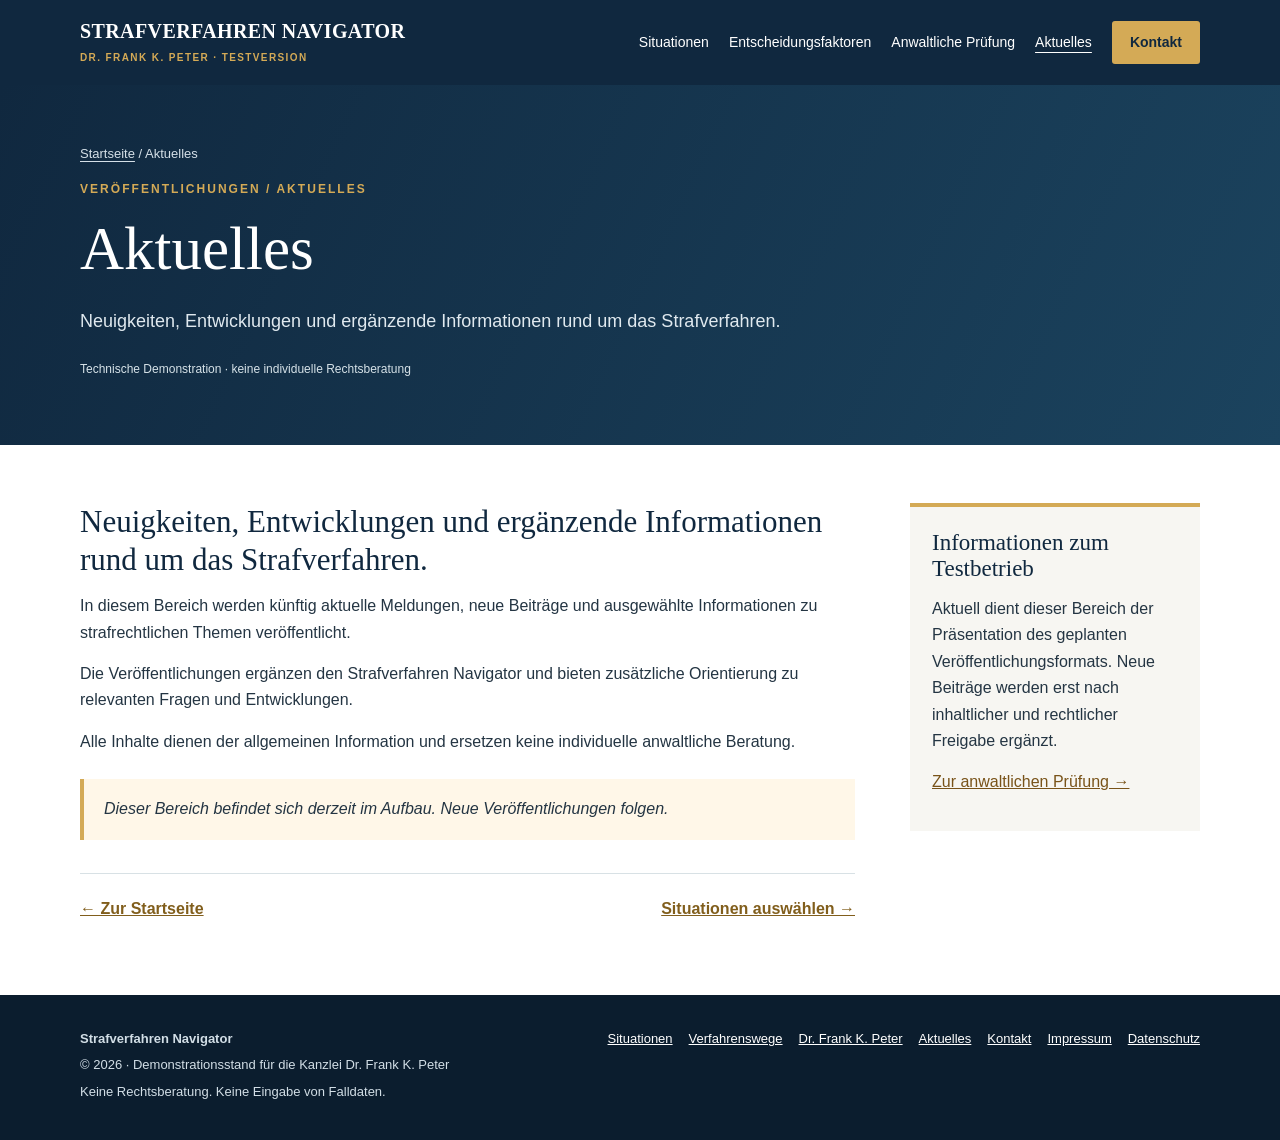
<file: aktuelles/index.html>
<!doctype html>
<html lang="de"><head><meta charset="utf-8"><meta name="viewport" content="width=device-width,initial-scale=1">
<meta name="robots" content="noindex,nofollow,noarchive,nosnippet,noimageindex">
<meta name="googlebot" content="noindex,nofollow,noarchive,nosnippet,noimageindex"><meta name="bingbot" content="noindex,nofollow,noarchive,nosnippet,noimageindex">
<meta name="theme-color" content="#10283f"><meta name="description" content="Aktuelle Meldungen, neue Beiträge und ausgewählte Informationen zum Strafverfahren – Vorschau und Testversion.">
<title>Aktuelles | Strafverfahren Navigator · Testversion</title>
<link rel="stylesheet" href="../assets/styles.css">
</head><body><a class="skip" href="#inhalt">Zum Inhalt springen</a>
<header class="top"><div class="wrap navwrap">
<a href="../" class="brand">STRAFVERFAHREN NAVIGATOR<small>DR. FRANK K. PETER · TESTVERSION</small></a>
<nav class="navlinks" aria-label="Hauptnavigation"><a href="../situationen/">Situationen</a><a href="../entscheidungsfaktoren/">Entscheidungsfaktoren</a><a href="../anwaltliche-pruefung/">Anwaltliche Prüfung</a><a href="../aktuelles/" aria-current="page">Aktuelles</a><a href="../kontakt/" class="nav-contact">Kontakt</a></nav>
</div></header>
<main id="inhalt"><section class="hero compact"><div class="wrap"><div class="crumbs"><a href="../">Startseite</a> / Aktuelles</div><div class="eyebrow">VERÖFFENTLICHUNGEN / AKTUELLES</div>
<h1>Aktuelles</h1><p>Neuigkeiten, Entwicklungen und ergänzende Informationen rund um das Strafverfahren.</p>

<span class="demo">Technische Demonstration · keine individuelle Rechtsberatung</span></div></section>
<div class="wrap content"><article class="maincopy">
<h2>Neuigkeiten, Entwicklungen und ergänzende Informationen rund um das Strafverfahren.</h2>
<p>In diesem Bereich werden künftig aktuelle Meldungen, neue Beiträge und ausgewählte Informationen zu strafrechtlichen Themen veröffentlicht.</p>
<p>Die Veröffentlichungen ergänzen den Strafverfahren Navigator und bieten zusätzliche Orientierung zu relevanten Fragen und Entwicklungen.</p>
<p>Alle Inhalte dienen der allgemeinen Information und ersetzen keine individuelle anwaltliche Beratung.</p>
<div class="notice"><em>Dieser Bereich befindet sich derzeit im Aufbau. Neue Veröffentlichungen folgen.</em></div>
<div class="endnav"><a href="../">← Zur Startseite</a><a href="../situationen/">Situationen auswählen →</a></div>
</article><aside class="side"><h2>Informationen zum Testbetrieb</h2>
<p>Aktuell dient dieser Bereich der Präsentation des geplanten Veröffentlichungsformats. Neue Beiträge werden erst nach inhaltlicher und rechtlicher Freigabe ergänzt.</p>
<a href="../anwaltliche-pruefung/">Zur anwaltlichen Prüfung →</a></aside></div>
</main>
<footer class="footer"><div class="wrap"><div><strong>Strafverfahren Navigator</strong><p>© 2026 · Demonstrationsstand für die Kanzlei Dr. Frank K. Peter</p><p>Keine Rechtsberatung. Keine Eingabe von Falldaten.</p></div><nav aria-label="Footer"><a href="../situationen/">Situationen</a><a href="../verfahrenswege/">Verfahrenswege</a><a href="../dr-frank-k-peter/">Dr. Frank K. Peter</a><a href="../aktuelles/">Aktuelles</a><a href="../kontakt/">Kontakt</a><a href="../impressum/">Impressum</a><a href="../datenschutz/">Datenschutz</a></nav></div></footer>
</body></html>
</file>
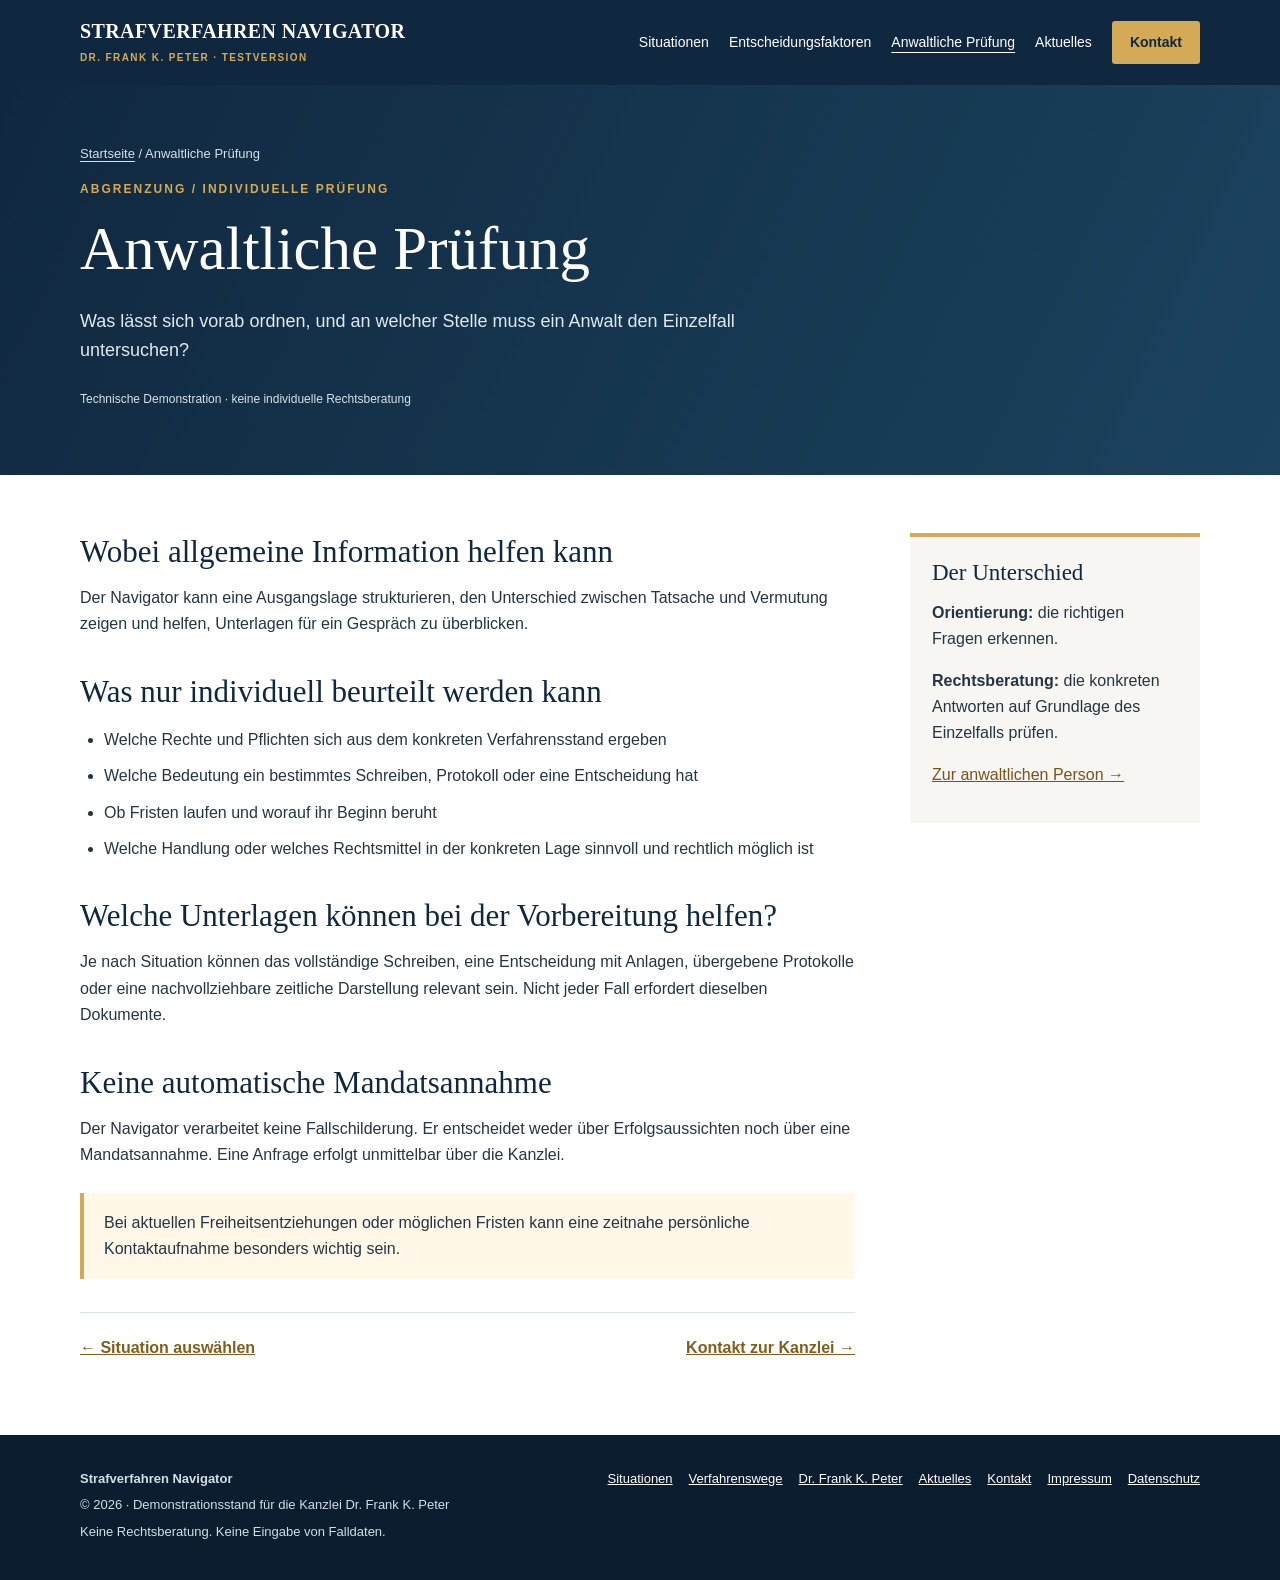
<file: anwaltliche-pruefung/index.html>
<!doctype html>
<html lang="de"><head><meta charset="utf-8"><meta name="viewport" content="width=device-width,initial-scale=1">
<meta name="robots" content="noindex,nofollow,noarchive,nosnippet,noimageindex">
<meta name="googlebot" content="noindex,nofollow,noarchive,nosnippet,noimageindex"><meta name="bingbot" content="noindex,nofollow,noarchive,nosnippet,noimageindex">
<meta name="theme-color" content="#10283f"><meta name="description" content="Was lässt sich vorab ordnen, und an welcher Stelle muss ein Anwalt den Einzelfall untersuchen?">
<title>Anwaltliche Prüfung | Strafverfahren Navigator · Testversion</title>
<link rel="stylesheet" href="../assets/styles.css">
</head><body><a class="skip" href="#inhalt">Zum Inhalt springen</a>
<header class="top"><div class="wrap navwrap">
<a href="../" class="brand">STRAFVERFAHREN NAVIGATOR<small>DR. FRANK K. PETER · TESTVERSION</small></a>
<nav class="navlinks" aria-label="Hauptnavigation"><a href="../situationen/">Situationen</a><a href="../entscheidungsfaktoren/">Entscheidungsfaktoren</a><a href="../anwaltliche-pruefung/" aria-current="page">Anwaltliche Prüfung</a><a href="../aktuelles/">Aktuelles</a><a href="../kontakt/" class="nav-contact">Kontakt</a></nav>
</div></header>
<main id="inhalt"><section class="hero compact"><div class="wrap"><div class="crumbs"><a href="../">Startseite</a> / Anwaltliche Prüfung</div><div class="eyebrow">ABGRENZUNG / INDIVIDUELLE PRÜFUNG</div>
<h1>Anwaltliche Prüfung</h1><p>Was lässt sich vorab ordnen, und an welcher Stelle muss ein Anwalt den Einzelfall untersuchen?</p>

<span class="demo">Technische Demonstration · keine individuelle Rechtsberatung</span></div></section>
<div class="wrap content"><article class="maincopy">
<h2>Wobei allgemeine Information helfen kann</h2><p>Der Navigator kann eine Ausgangslage strukturieren, den Unterschied zwischen Tatsache und Vermutung zeigen und helfen, Unterlagen für ein Gespräch zu überblicken.</p>
<h2>Was nur individuell beurteilt werden kann</h2><ul><li>Welche Rechte und Pflichten sich aus dem konkreten Verfahrensstand ergeben</li><li>Welche Bedeutung ein bestimmtes Schreiben, Protokoll oder eine Entscheidung hat</li><li>Ob Fristen laufen und worauf ihr Beginn beruht</li><li>Welche Handlung oder welches Rechtsmittel in der konkreten Lage sinnvoll und rechtlich möglich ist</li></ul>
<h2>Welche Unterlagen können bei der Vorbereitung helfen?</h2><p>Je nach Situation können das vollständige Schreiben, eine Entscheidung mit Anlagen, übergebene Protokolle oder eine nachvollziehbare zeitliche Darstellung relevant sein. Nicht jeder Fall erfordert dieselben Dokumente.</p>
<h2>Keine automatische Mandatsannahme</h2><p>Der Navigator verarbeitet keine Fallschilderung. Er entscheidet weder über Erfolgsaussichten noch über eine Mandatsannahme. Eine Anfrage erfolgt unmittelbar über die Kanzlei.</p>
<div class="notice">Bei aktuellen Freiheitsentziehungen oder möglichen Fristen kann eine zeitnahe persönliche Kontaktaufnahme besonders wichtig sein.</div>
<div class="endnav"><a href="../situationen/">← Situation auswählen</a><a href="../kontakt/">Kontakt zur Kanzlei →</a></div>
</article><aside class="side"><h2>Der Unterschied</h2><p><strong>Orientierung:</strong> die richtigen Fragen erkennen.</p><p><strong>Rechtsberatung:</strong> die konkreten Antworten auf Grundlage des Einzelfalls prüfen.</p><a href="../dr-frank-k-peter/">Zur anwaltlichen Person →</a></aside></div>
</main>
<footer class="footer"><div class="wrap"><div><strong>Strafverfahren Navigator</strong><p>© 2026 · Demonstrationsstand für die Kanzlei Dr. Frank K. Peter</p><p>Keine Rechtsberatung. Keine Eingabe von Falldaten.</p></div><nav aria-label="Footer"><a href="../situationen/">Situationen</a><a href="../verfahrenswege/">Verfahrenswege</a><a href="../dr-frank-k-peter/">Dr. Frank K. Peter</a><a href="../aktuelles/">Aktuelles</a><a href="../kontakt/">Kontakt</a><a href="../impressum/">Impressum</a><a href="../datenschutz/">Datenschutz</a></nav></div></footer>
</body></html>
</file>
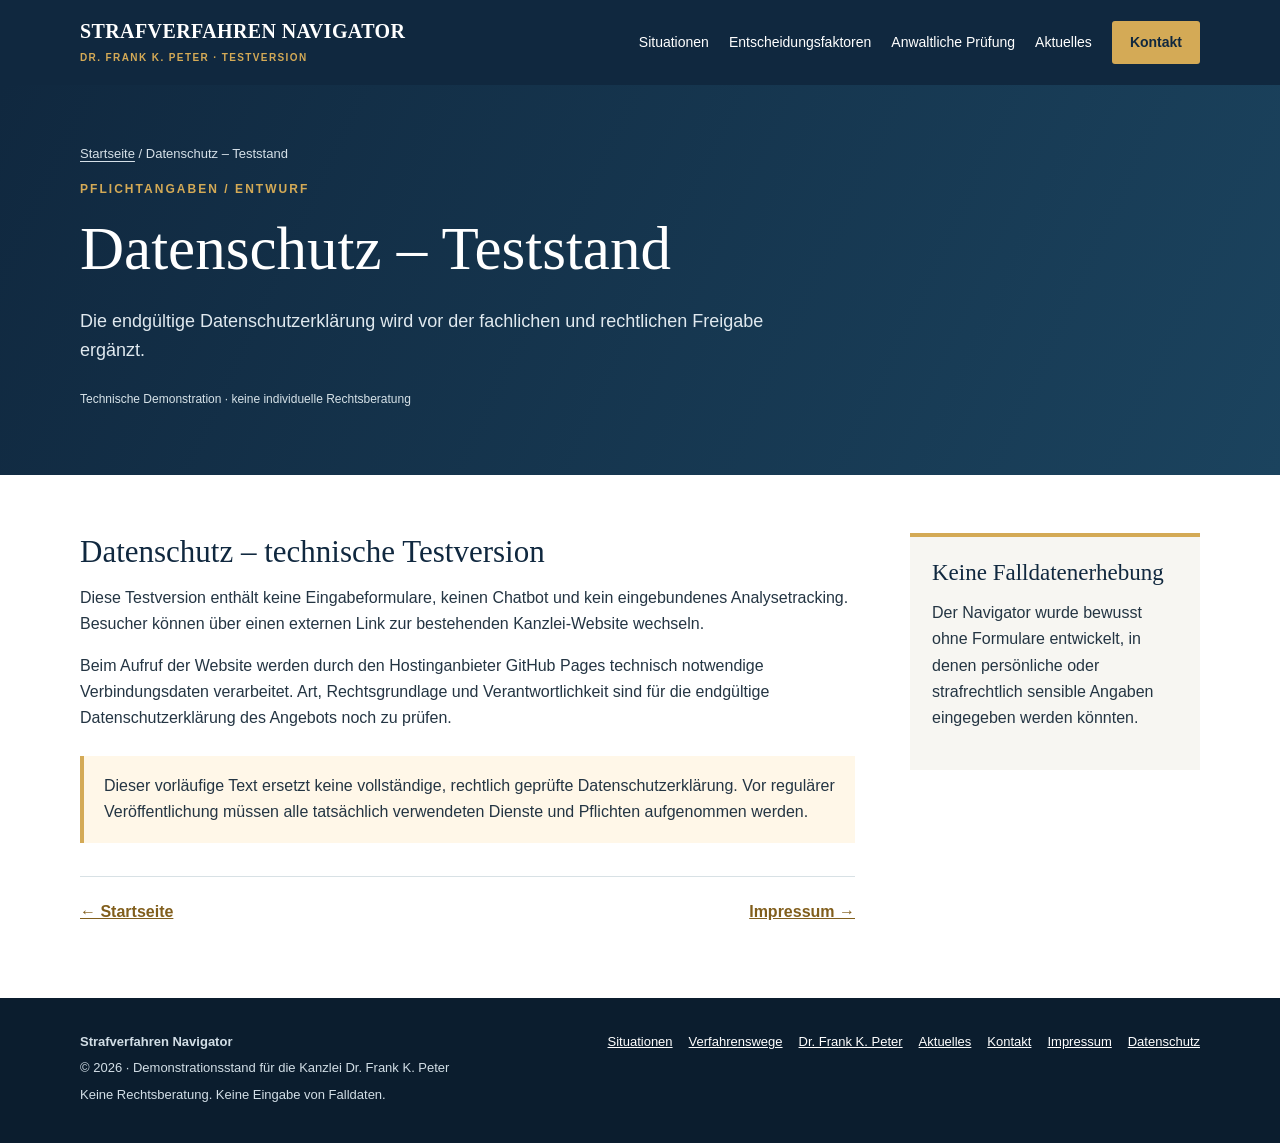
<file: datenschutz/index.html>
<!doctype html>
<html lang="de"><head><meta charset="utf-8"><meta name="viewport" content="width=device-width,initial-scale=1">
<meta name="robots" content="noindex,nofollow,noarchive,nosnippet,noimageindex">
<meta name="googlebot" content="noindex,nofollow,noarchive,nosnippet,noimageindex"><meta name="bingbot" content="noindex,nofollow,noarchive,nosnippet,noimageindex">
<meta name="theme-color" content="#10283f"><meta name="description" content="Die endgültige Datenschutzerklärung wird vor der fachlichen und rechtlichen Freigabe ergänzt.">
<title>Datenschutz – Teststand | Strafverfahren Navigator · Testversion</title>
<link rel="stylesheet" href="../assets/styles.css">
</head><body><a class="skip" href="#inhalt">Zum Inhalt springen</a>
<header class="top"><div class="wrap navwrap">
<a href="../" class="brand">STRAFVERFAHREN NAVIGATOR<small>DR. FRANK K. PETER · TESTVERSION</small></a>
<nav class="navlinks" aria-label="Hauptnavigation"><a href="../situationen/">Situationen</a><a href="../entscheidungsfaktoren/">Entscheidungsfaktoren</a><a href="../anwaltliche-pruefung/">Anwaltliche Prüfung</a><a href="../aktuelles/">Aktuelles</a><a href="../kontakt/" class="nav-contact">Kontakt</a></nav>
</div></header>
<main id="inhalt"><section class="hero compact"><div class="wrap"><div class="crumbs"><a href="../">Startseite</a> / Datenschutz – Teststand</div><div class="eyebrow">PFLICHTANGABEN / ENTWURF</div>
<h1>Datenschutz – Teststand</h1><p>Die endgültige Datenschutzerklärung wird vor der fachlichen und rechtlichen Freigabe ergänzt.</p>

<span class="demo">Technische Demonstration · keine individuelle Rechtsberatung</span></div></section>
<div class="wrap content"><article class="maincopy"><h2>Datenschutz – technische Testversion</h2><p>Diese Testversion enthält keine Eingabeformulare, keinen Chatbot und kein eingebundenes Analysetracking. Besucher können über einen externen Link zur bestehenden Kanzlei-Website wechseln.</p>
<p>Beim Aufruf der Website werden durch den Hostinganbieter GitHub Pages technisch notwendige Verbindungsdaten verarbeitet. Art, Rechtsgrundlage und Verantwortlichkeit sind für die endgültige Datenschutzerklärung des Angebots noch zu prüfen.</p>
<div class="notice">Dieser vorläufige Text ersetzt keine vollständige, rechtlich geprüfte Datenschutzerklärung. Vor regulärer Veröffentlichung müssen alle tatsächlich verwendeten Dienste und Pflichten aufgenommen werden.</div>
<div class="endnav"><a href="../">← Startseite</a><a href="../impressum/">Impressum →</a></div>
</article><aside class="side"><h2>Keine Falldatenerhebung</h2><p>Der Navigator wurde bewusst ohne Formulare entwickelt, in denen persönliche oder strafrechtlich sensible Angaben eingegeben werden könnten.</p></aside></div>
</main>
<footer class="footer"><div class="wrap"><div><strong>Strafverfahren Navigator</strong><p>© 2026 · Demonstrationsstand für die Kanzlei Dr. Frank K. Peter</p><p>Keine Rechtsberatung. Keine Eingabe von Falldaten.</p></div><nav aria-label="Footer"><a href="../situationen/">Situationen</a><a href="../verfahrenswege/">Verfahrenswege</a><a href="../dr-frank-k-peter/">Dr. Frank K. Peter</a><a href="../aktuelles/">Aktuelles</a><a href="../kontakt/">Kontakt</a><a href="../impressum/">Impressum</a><a href="../datenschutz/">Datenschutz</a></nav></div></footer>
</body></html>
</file>
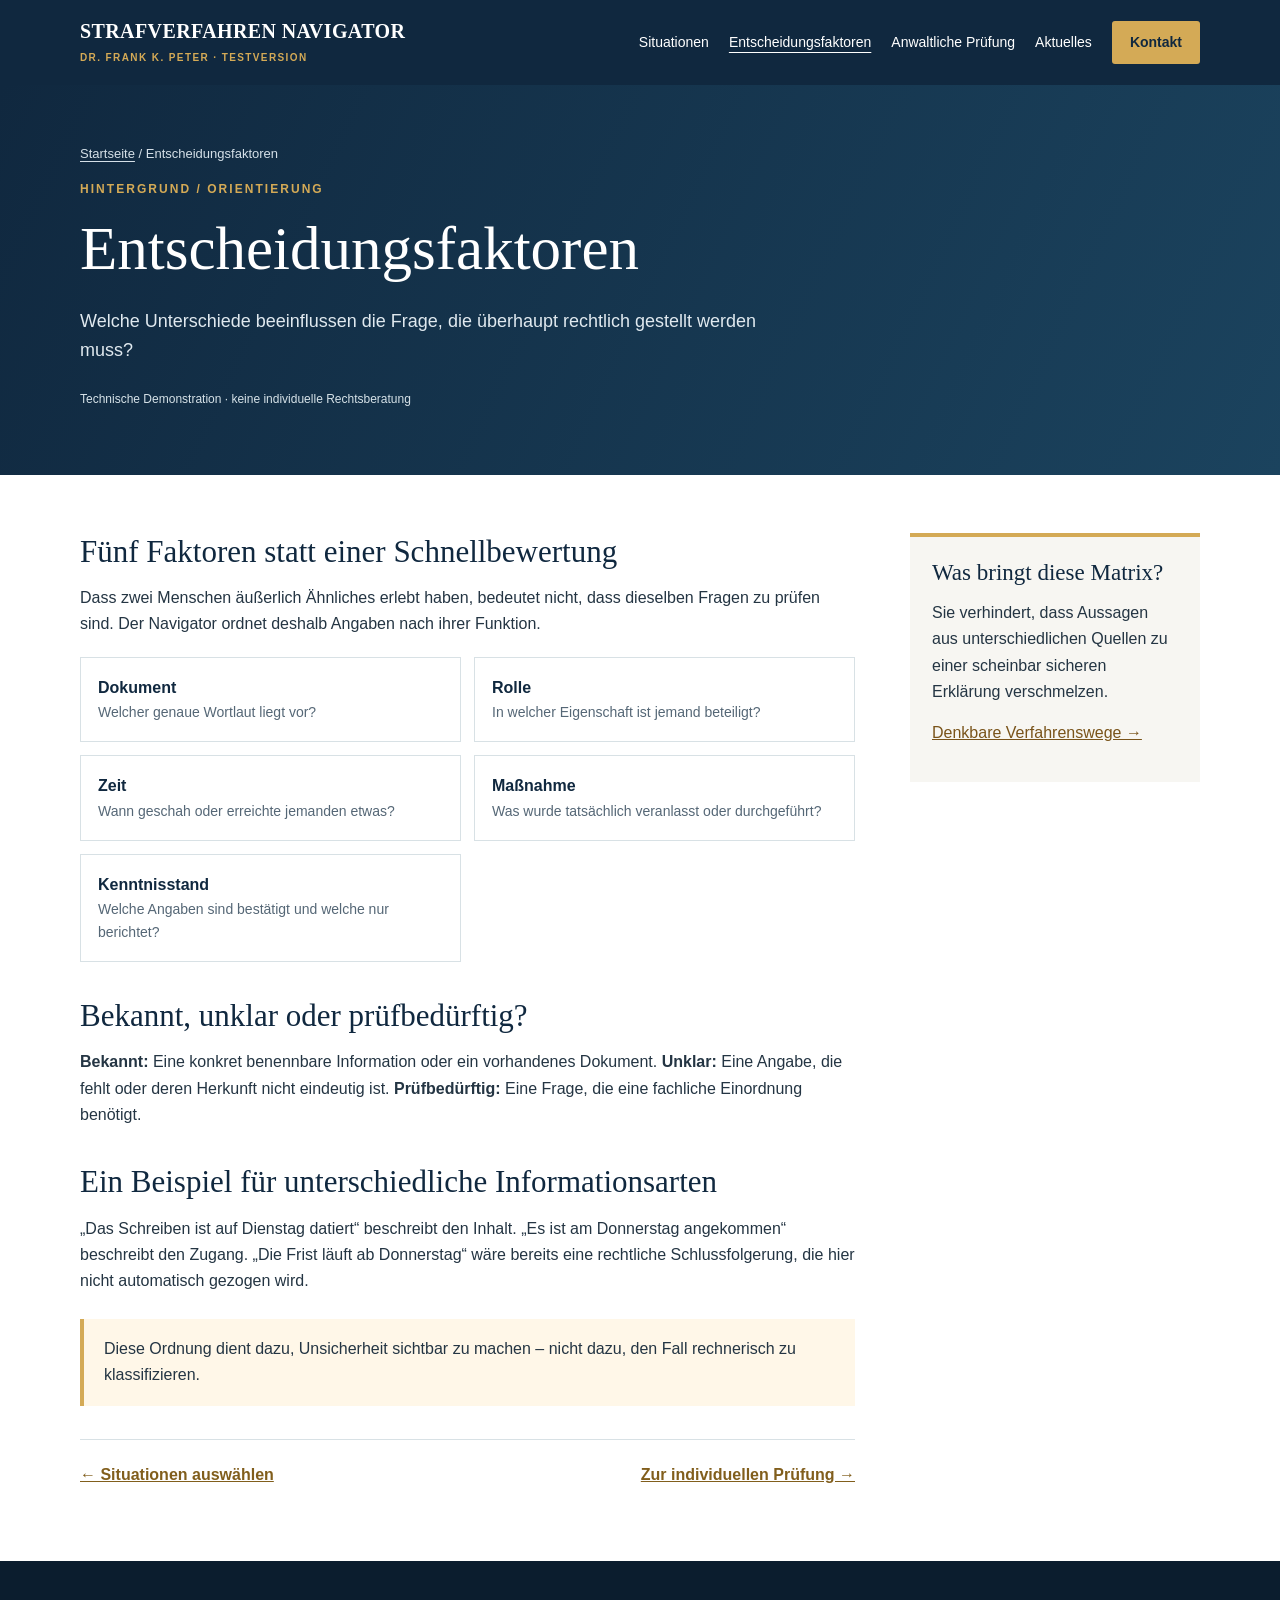
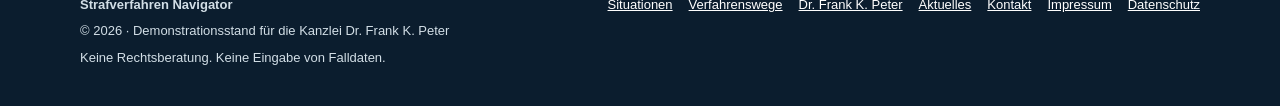
<file: entscheidungsfaktoren/index.html>
<!doctype html>
<html lang="de"><head><meta charset="utf-8"><meta name="viewport" content="width=device-width,initial-scale=1">
<meta name="robots" content="noindex,nofollow,noarchive,nosnippet,noimageindex">
<meta name="googlebot" content="noindex,nofollow,noarchive,nosnippet,noimageindex"><meta name="bingbot" content="noindex,nofollow,noarchive,nosnippet,noimageindex">
<meta name="theme-color" content="#10283f"><meta name="description" content="Welche Unterschiede beeinflussen die Frage, die überhaupt rechtlich gestellt werden muss?">
<title>Entscheidungsfaktoren | Strafverfahren Navigator · Testversion</title>
<link rel="stylesheet" href="../assets/styles.css">
</head><body><a class="skip" href="#inhalt">Zum Inhalt springen</a>
<header class="top"><div class="wrap navwrap">
<a href="../" class="brand">STRAFVERFAHREN NAVIGATOR<small>DR. FRANK K. PETER · TESTVERSION</small></a>
<nav class="navlinks" aria-label="Hauptnavigation"><a href="../situationen/">Situationen</a><a href="../entscheidungsfaktoren/" aria-current="page">Entscheidungsfaktoren</a><a href="../anwaltliche-pruefung/">Anwaltliche Prüfung</a><a href="../aktuelles/">Aktuelles</a><a href="../kontakt/" class="nav-contact">Kontakt</a></nav>
</div></header>
<main id="inhalt"><section class="hero compact"><div class="wrap"><div class="crumbs"><a href="../">Startseite</a> / Entscheidungsfaktoren</div><div class="eyebrow">HINTERGRUND / ORIENTIERUNG</div>
<h1>Entscheidungsfaktoren</h1><p>Welche Unterschiede beeinflussen die Frage, die überhaupt rechtlich gestellt werden muss?</p>

<span class="demo">Technische Demonstration · keine individuelle Rechtsberatung</span></div></section>
<div class="wrap content"><article class="maincopy">
<h2>Fünf Faktoren statt einer Schnellbewertung</h2><p>Dass zwei Menschen äußerlich Ähnliches erlebt haben, bedeutet nicht, dass dieselben Fragen zu prüfen sind. Der Navigator ordnet deshalb Angaben nach ihrer Funktion.</p>
<div class="facts"><div class="fact"><b>Dokument</b><span>Welcher genaue Wortlaut liegt vor?</span></div><div class="fact"><b>Rolle</b><span>In welcher Eigenschaft ist jemand beteiligt?</span></div><div class="fact"><b>Zeit</b><span>Wann geschah oder erreichte jemanden etwas?</span></div><div class="fact"><b>Maßnahme</b><span>Was wurde tatsächlich veranlasst oder durchgeführt?</span></div><div class="fact"><b>Kenntnisstand</b><span>Welche Angaben sind bestätigt und welche nur berichtet?</span></div></div>
<h2>Bekannt, unklar oder prüfbedürftig?</h2><p><strong>Bekannt:</strong> Eine konkret benennbare Information oder ein vorhandenes Dokument. <strong>Unklar:</strong> Eine Angabe, die fehlt oder deren Herkunft nicht eindeutig ist. <strong>Prüfbedürftig:</strong> Eine Frage, die eine fachliche Einordnung benötigt.</p>
<h2>Ein Beispiel für unterschiedliche Informationsarten</h2><p>„Das Schreiben ist auf Dienstag datiert“ beschreibt den Inhalt. „Es ist am Donnerstag angekommen“ beschreibt den Zugang. „Die Frist läuft ab Donnerstag“ wäre bereits eine rechtliche Schlussfolgerung, die hier nicht automatisch gezogen wird.</p>
<div class="notice">Diese Ordnung dient dazu, Unsicherheit sichtbar zu machen – nicht dazu, den Fall rechnerisch zu klassifizieren.</div>
<div class="endnav"><a href="../situationen/">← Situationen auswählen</a><a href="../anwaltliche-pruefung/">Zur individuellen Prüfung →</a></div>
</article><aside class="side"><h2>Was bringt diese Matrix?</h2><p>Sie verhindert, dass Aussagen aus unterschiedlichen Quellen zu einer scheinbar sicheren Erklärung verschmelzen.</p><a href="../verfahrenswege/">Denkbare Verfahrenswege →</a></aside></div>
</main>
<footer class="footer"><div class="wrap"><div><strong>Strafverfahren Navigator</strong><p>© 2026 · Demonstrationsstand für die Kanzlei Dr. Frank K. Peter</p><p>Keine Rechtsberatung. Keine Eingabe von Falldaten.</p></div><nav aria-label="Footer"><a href="../situationen/">Situationen</a><a href="../verfahrenswege/">Verfahrenswege</a><a href="../dr-frank-k-peter/">Dr. Frank K. Peter</a><a href="../aktuelles/">Aktuelles</a><a href="../kontakt/">Kontakt</a><a href="../impressum/">Impressum</a><a href="../datenschutz/">Datenschutz</a></nav></div></footer>
</body></html>
</file>
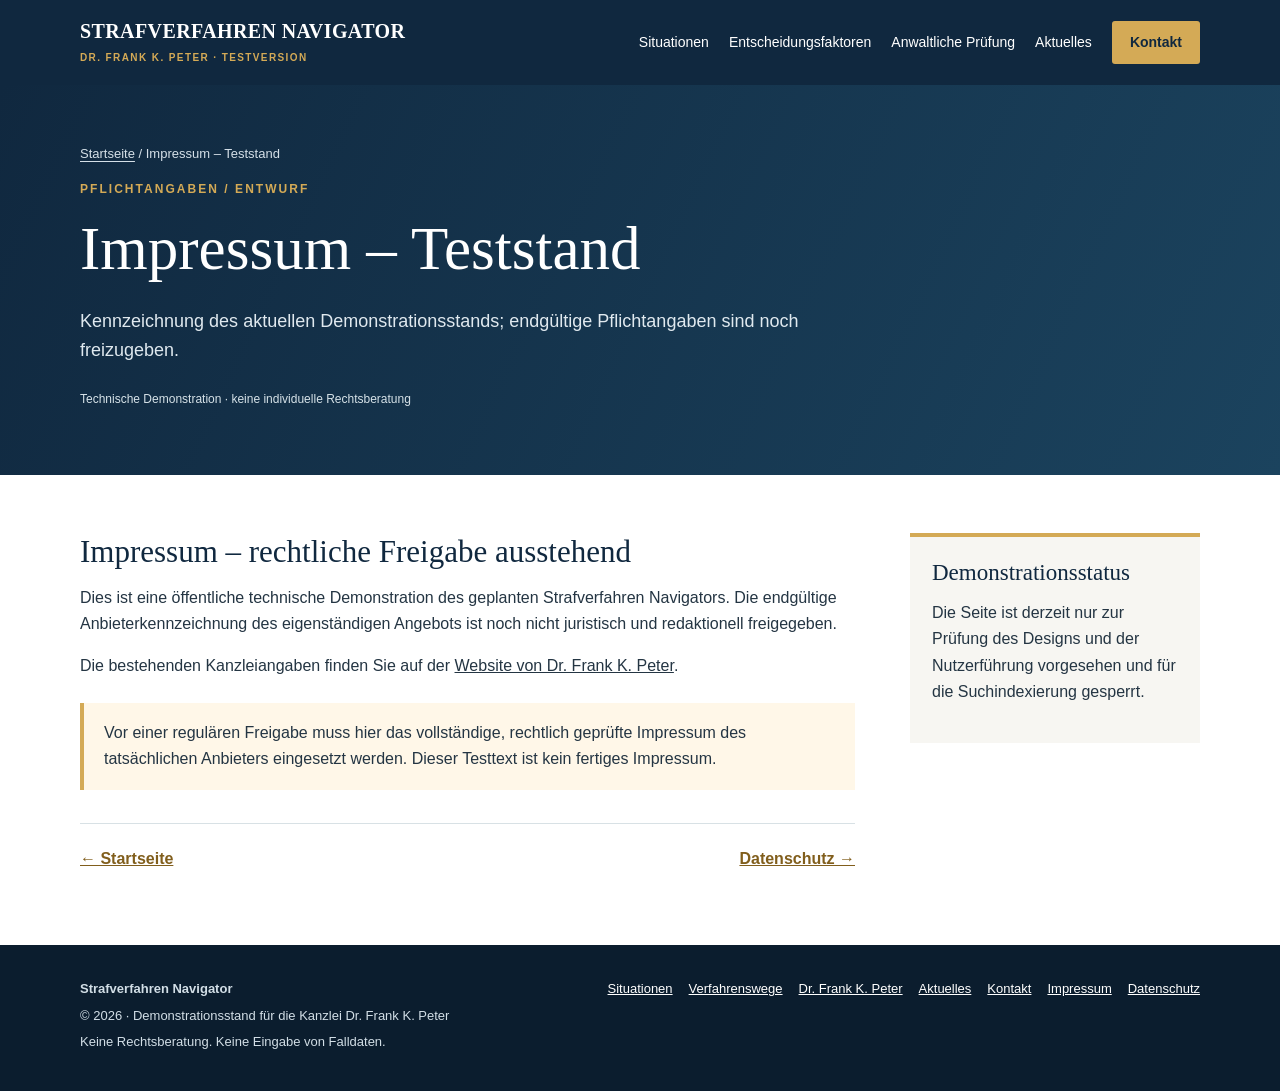
<file: impressum/index.html>
<!doctype html>
<html lang="de"><head><meta charset="utf-8"><meta name="viewport" content="width=device-width,initial-scale=1">
<meta name="robots" content="noindex,nofollow,noarchive,nosnippet,noimageindex">
<meta name="googlebot" content="noindex,nofollow,noarchive,nosnippet,noimageindex"><meta name="bingbot" content="noindex,nofollow,noarchive,nosnippet,noimageindex">
<meta name="theme-color" content="#10283f"><meta name="description" content="Kennzeichnung des aktuellen Demonstrationsstands; endgültige Pflichtangaben sind noch freizugeben.">
<title>Impressum – Teststand | Strafverfahren Navigator · Testversion</title>
<link rel="stylesheet" href="../assets/styles.css">
</head><body><a class="skip" href="#inhalt">Zum Inhalt springen</a>
<header class="top"><div class="wrap navwrap">
<a href="../" class="brand">STRAFVERFAHREN NAVIGATOR<small>DR. FRANK K. PETER · TESTVERSION</small></a>
<nav class="navlinks" aria-label="Hauptnavigation"><a href="../situationen/">Situationen</a><a href="../entscheidungsfaktoren/">Entscheidungsfaktoren</a><a href="../anwaltliche-pruefung/">Anwaltliche Prüfung</a><a href="../aktuelles/">Aktuelles</a><a href="../kontakt/" class="nav-contact">Kontakt</a></nav>
</div></header>
<main id="inhalt"><section class="hero compact"><div class="wrap"><div class="crumbs"><a href="../">Startseite</a> / Impressum – Teststand</div><div class="eyebrow">PFLICHTANGABEN / ENTWURF</div>
<h1>Impressum – Teststand</h1><p>Kennzeichnung des aktuellen Demonstrationsstands; endgültige Pflichtangaben sind noch freizugeben.</p>

<span class="demo">Technische Demonstration · keine individuelle Rechtsberatung</span></div></section>
<div class="wrap content"><article class="maincopy"><h2>Impressum – rechtliche Freigabe ausstehend</h2><p>Dies ist eine öffentliche technische Demonstration des geplanten Strafverfahren Navigators. Die endgültige Anbieterkennzeichnung des eigenständigen Angebots ist noch nicht juristisch und redaktionell freigegeben.</p>
<p>Die bestehenden Kanzleiangaben finden Sie auf der <a href="https://www.strafrecht-dr-peter.de/" rel="noopener noreferrer">Website von Dr. Frank K. Peter</a>.</p>
<div class="notice">Vor einer regulären Freigabe muss hier das vollständige, rechtlich geprüfte Impressum des tatsächlichen Anbieters eingesetzt werden. Dieser Testtext ist kein fertiges Impressum.</div>
<div class="endnav"><a href="../">← Startseite</a><a href="../datenschutz/">Datenschutz →</a></div>
</article><aside class="side"><h2>Demonstrationsstatus</h2><p>Die Seite ist derzeit nur zur Prüfung des Designs und der Nutzerführung vorgesehen und für die Suchindexierung gesperrt.</p></aside></div>
</main>
<footer class="footer"><div class="wrap"><div><strong>Strafverfahren Navigator</strong><p>© 2026 · Demonstrationsstand für die Kanzlei Dr. Frank K. Peter</p><p>Keine Rechtsberatung. Keine Eingabe von Falldaten.</p></div><nav aria-label="Footer"><a href="../situationen/">Situationen</a><a href="../verfahrenswege/">Verfahrenswege</a><a href="../dr-frank-k-peter/">Dr. Frank K. Peter</a><a href="../aktuelles/">Aktuelles</a><a href="../kontakt/">Kontakt</a><a href="../impressum/">Impressum</a><a href="../datenschutz/">Datenschutz</a></nav></div></footer>
</body></html>
</file>
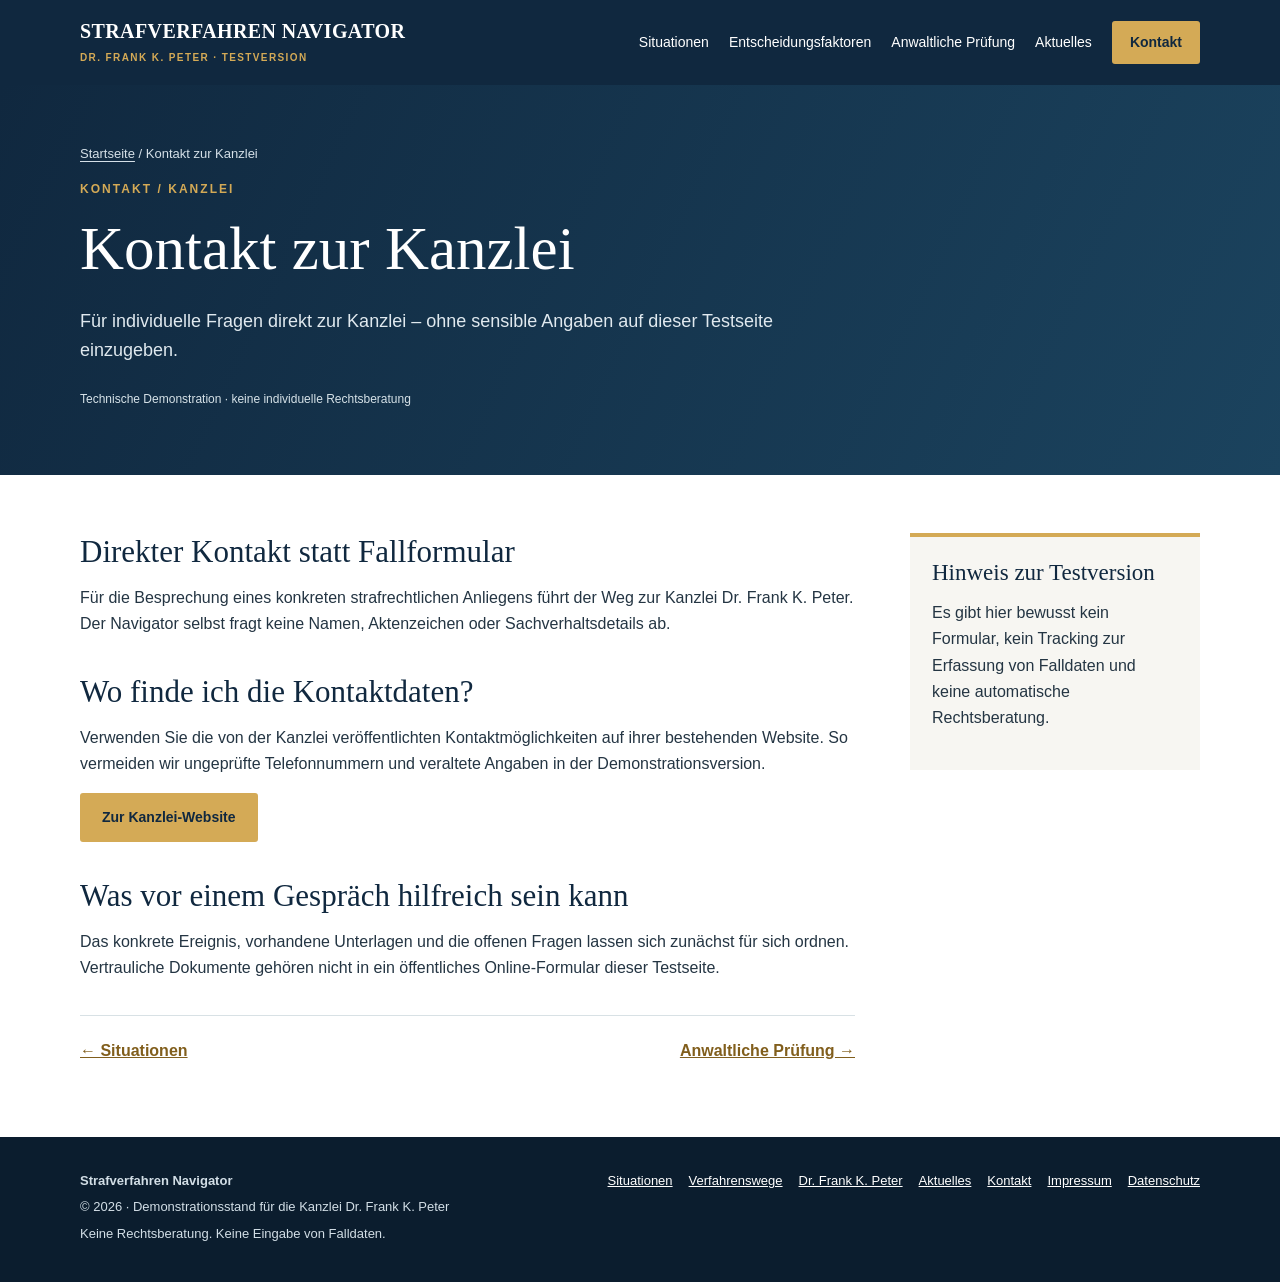
<file: kontakt/index.html>
<!doctype html>
<html lang="de"><head><meta charset="utf-8"><meta name="viewport" content="width=device-width,initial-scale=1">
<meta name="robots" content="noindex,nofollow,noarchive,nosnippet,noimageindex">
<meta name="googlebot" content="noindex,nofollow,noarchive,nosnippet,noimageindex"><meta name="bingbot" content="noindex,nofollow,noarchive,nosnippet,noimageindex">
<meta name="theme-color" content="#10283f"><meta name="description" content="Für individuelle Fragen direkt zur Kanzlei – ohne sensible Angaben auf dieser Testseite einzugeben.">
<title>Kontakt zur Kanzlei | Strafverfahren Navigator · Testversion</title>
<link rel="stylesheet" href="../assets/styles.css">
</head><body><a class="skip" href="#inhalt">Zum Inhalt springen</a>
<header class="top"><div class="wrap navwrap">
<a href="../" class="brand">STRAFVERFAHREN NAVIGATOR<small>DR. FRANK K. PETER · TESTVERSION</small></a>
<nav class="navlinks" aria-label="Hauptnavigation"><a href="../situationen/">Situationen</a><a href="../entscheidungsfaktoren/">Entscheidungsfaktoren</a><a href="../anwaltliche-pruefung/">Anwaltliche Prüfung</a><a href="../aktuelles/">Aktuelles</a><a href="../kontakt/" class="nav-contact">Kontakt</a></nav>
</div></header>
<main id="inhalt"><section class="hero compact"><div class="wrap"><div class="crumbs"><a href="../">Startseite</a> / Kontakt zur Kanzlei</div><div class="eyebrow">KONTAKT / KANZLEI</div>
<h1>Kontakt zur Kanzlei</h1><p>Für individuelle Fragen direkt zur Kanzlei – ohne sensible Angaben auf dieser Testseite einzugeben.</p>

<span class="demo">Technische Demonstration · keine individuelle Rechtsberatung</span></div></section>
<div class="wrap content"><article class="maincopy">
<h2>Direkter Kontakt statt Fallformular</h2><p>Für die Besprechung eines konkreten strafrechtlichen Anliegens führt der Weg zur Kanzlei Dr. Frank K. Peter. Der Navigator selbst fragt keine Namen, Aktenzeichen oder Sachverhaltsdetails ab.</p>
<h2>Wo finde ich die Kontaktdaten?</h2><p>Verwenden Sie die von der Kanzlei veröffentlichten Kontaktmöglichkeiten auf ihrer bestehenden Website. So vermeiden wir ungeprüfte Telefonnummern und veraltete Angaben in der Demonstrationsversion.</p>
<p><a class="button" href="https://www.strafrecht-dr-peter.de/" rel="noopener noreferrer">Zur Kanzlei-Website</a></p>
<h2>Was vor einem Gespräch hilfreich sein kann</h2><p>Das konkrete Ereignis, vorhandene Unterlagen und die offenen Fragen lassen sich zunächst für sich ordnen. Vertrauliche Dokumente gehören nicht in ein öffentliches Online-Formular dieser Testseite.</p>
<div class="endnav"><a href="../situationen/">← Situationen</a><a href="../anwaltliche-pruefung/">Anwaltliche Prüfung →</a></div>
</article><aside class="side"><h2>Hinweis zur Testversion</h2><p>Es gibt hier bewusst kein Formular, kein Tracking zur Erfassung von Falldaten und keine automatische Rechtsberatung.</p></aside></div>
</main>
<footer class="footer"><div class="wrap"><div><strong>Strafverfahren Navigator</strong><p>© 2026 · Demonstrationsstand für die Kanzlei Dr. Frank K. Peter</p><p>Keine Rechtsberatung. Keine Eingabe von Falldaten.</p></div><nav aria-label="Footer"><a href="../situationen/">Situationen</a><a href="../verfahrenswege/">Verfahrenswege</a><a href="../dr-frank-k-peter/">Dr. Frank K. Peter</a><a href="../aktuelles/">Aktuelles</a><a href="../kontakt/">Kontakt</a><a href="../impressum/">Impressum</a><a href="../datenschutz/">Datenschutz</a></nav></div></footer>
</body></html>
</file>
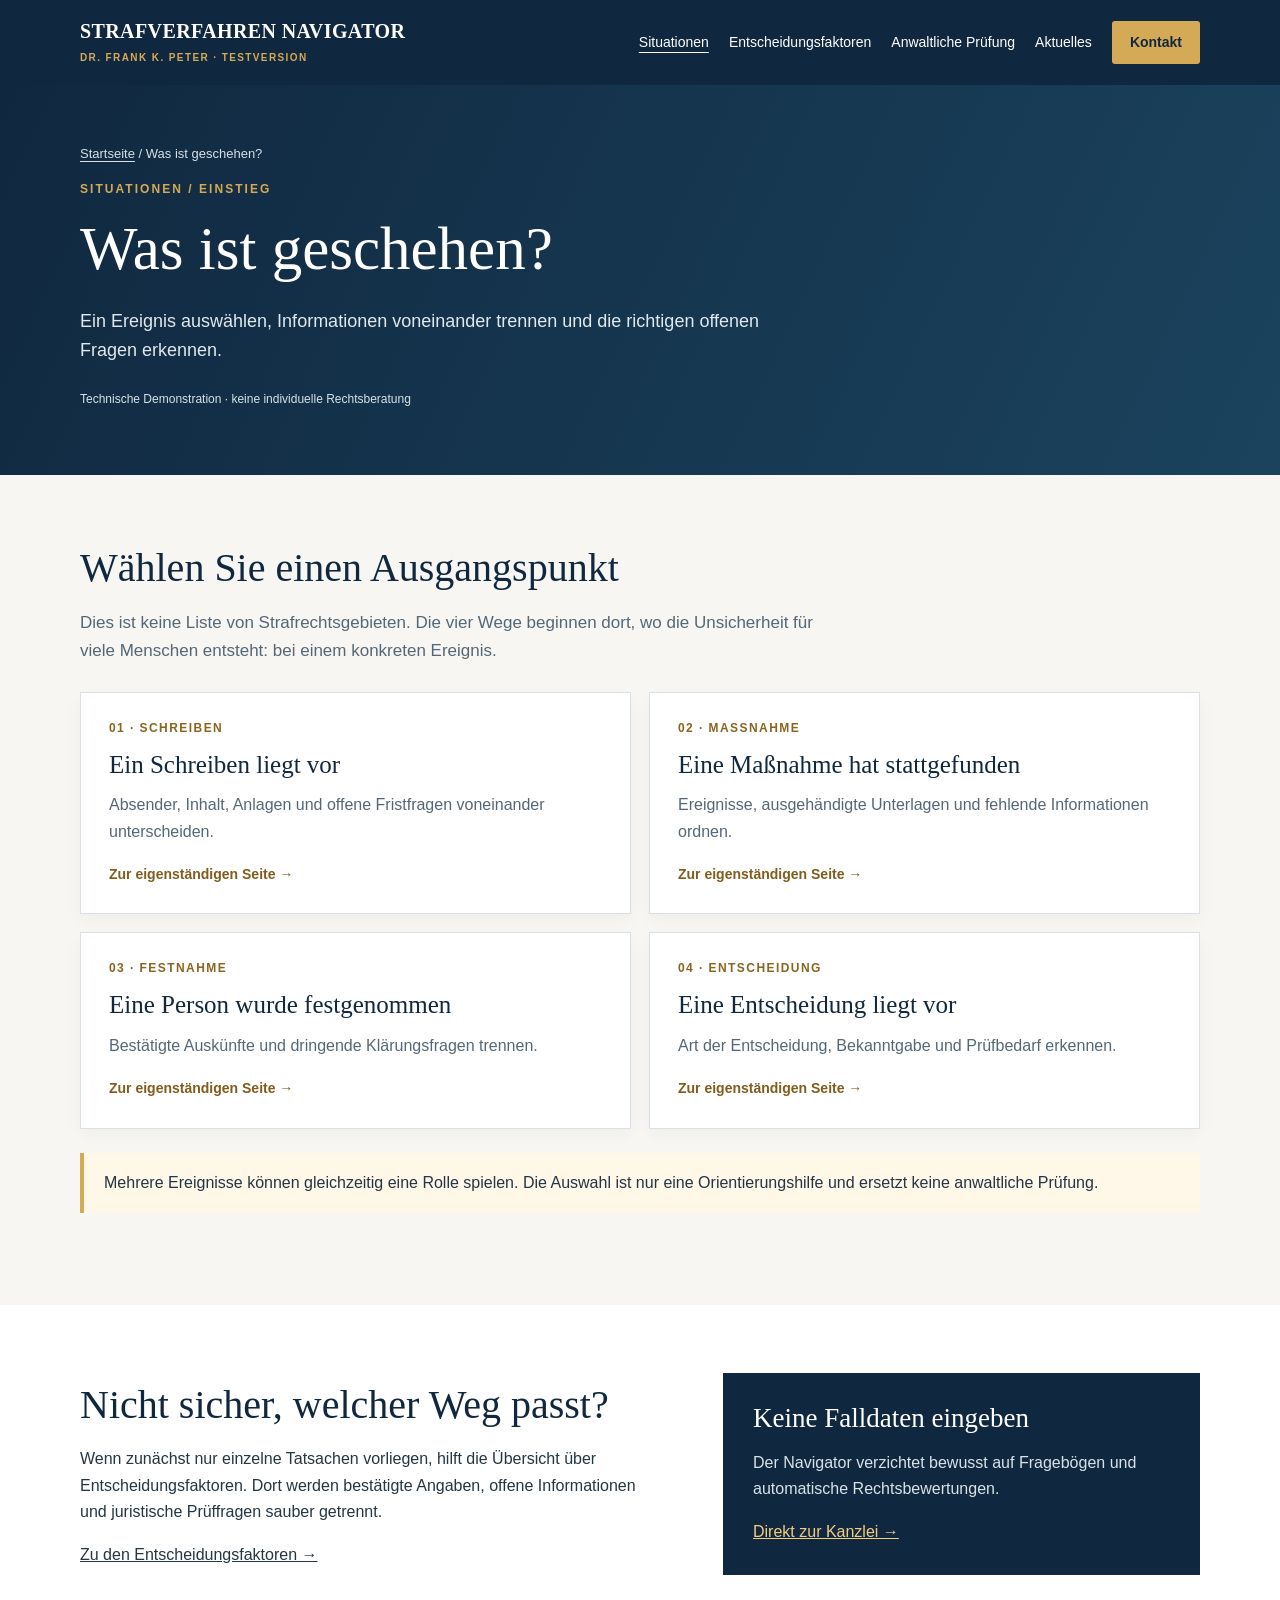
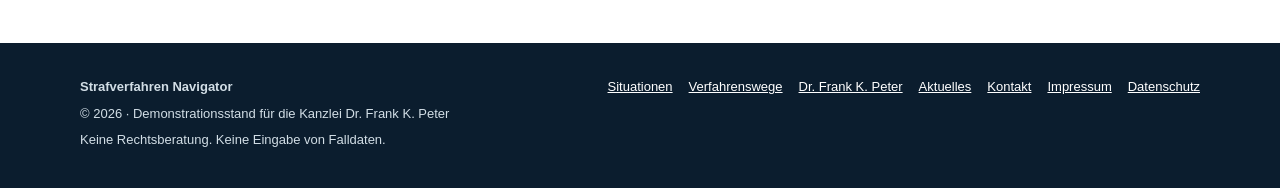
<file: situationen/index.html>
<!doctype html>
<html lang="de"><head><meta charset="utf-8"><meta name="viewport" content="width=device-width,initial-scale=1">
<meta name="robots" content="noindex,nofollow,noarchive,nosnippet,noimageindex">
<meta name="googlebot" content="noindex,nofollow,noarchive,nosnippet,noimageindex"><meta name="bingbot" content="noindex,nofollow,noarchive,nosnippet,noimageindex">
<meta name="theme-color" content="#10283f"><meta name="description" content="Ein Ereignis auswählen, Informationen voneinander trennen und die richtigen offenen Fragen erkennen.">
<title>Was ist geschehen? | Strafverfahren Navigator · Testversion</title>
<link rel="stylesheet" href="../assets/styles.css">
</head><body><a class="skip" href="#inhalt">Zum Inhalt springen</a>
<header class="top"><div class="wrap navwrap">
<a href="../" class="brand">STRAFVERFAHREN NAVIGATOR<small>DR. FRANK K. PETER · TESTVERSION</small></a>
<nav class="navlinks" aria-label="Hauptnavigation"><a href="../situationen/" aria-current="page">Situationen</a><a href="../entscheidungsfaktoren/">Entscheidungsfaktoren</a><a href="../anwaltliche-pruefung/">Anwaltliche Prüfung</a><a href="../aktuelles/">Aktuelles</a><a href="../kontakt/" class="nav-contact">Kontakt</a></nav>
</div></header>
<main id="inhalt"><section class="hero compact"><div class="wrap"><div class="crumbs"><a href="../">Startseite</a> / Was ist geschehen?</div><div class="eyebrow">SITUATIONEN / EINSTIEG</div>
<h1>Was ist geschehen?</h1><p>Ein Ereignis auswählen, Informationen voneinander trennen und die richtigen offenen Fragen erkennen.</p>

<span class="demo">Technische Demonstration · keine individuelle Rechtsberatung</span></div></section>
<section class="section alt"><div class="wrap"><h2>Wählen Sie einen Ausgangspunkt</h2><p class="lead">Dies ist keine Liste von Strafrechtsgebieten. Die vier Wege beginnen dort, wo die Unsicherheit für viele Menschen entsteht: bei einem konkreten Ereignis.</p><div class="cards"><a class="card" href="../situationen/schreiben-erhalten/"><span class="count">01 · SCHREIBEN</span><h3>Ein Schreiben liegt vor</h3><p>Absender, Inhalt, Anlagen und offene Fristfragen voneinander unterscheiden.</p><strong>Zur eigenständigen Seite →</strong></a><a class="card" href="../situationen/massnahme/"><span class="count">02 · MASSNAHME</span><h3>Eine Maßnahme hat stattgefunden</h3><p>Ereignisse, ausgehändigte Unterlagen und fehlende Informationen ordnen.</p><strong>Zur eigenständigen Seite →</strong></a><a class="card" href="../situationen/festnahme/"><span class="count">03 · FESTNAHME</span><h3>Eine Person wurde festgenommen</h3><p>Bestätigte Auskünfte und dringende Klärungsfragen trennen.</p><strong>Zur eigenständigen Seite →</strong></a><a class="card" href="../situationen/entscheidung/"><span class="count">04 · ENTSCHEIDUNG</span><h3>Eine Entscheidung liegt vor</h3><p>Art der Entscheidung, Bekanntgabe und Prüfbedarf erkennen.</p><strong>Zur eigenständigen Seite →</strong></a></div>
<div class="notice">Mehrere Ereignisse können gleichzeitig eine Rolle spielen. Die Auswahl ist nur eine Orientierungshilfe und ersetzt keine anwaltliche Prüfung.</div></div></section>
<section class="section"><div class="wrap split"><div><h2>Nicht sicher, welcher Weg passt?</h2><p>Wenn zunächst nur einzelne Tatsachen vorliegen, hilft die Übersicht über Entscheidungsfaktoren. Dort werden bestätigte Angaben, offene Informationen und juristische Prüffragen sauber getrennt.</p><a href="../entscheidungsfaktoren/">Zu den Entscheidungsfaktoren →</a></div><div class="panel"><h2>Keine Falldaten eingeben</h2><p>Der Navigator verzichtet bewusst auf Fragebögen und automatische Rechtsbewertungen.</p><a href="../kontakt/">Direkt zur Kanzlei →</a></div></div></section>
</main>
<footer class="footer"><div class="wrap"><div><strong>Strafverfahren Navigator</strong><p>© 2026 · Demonstrationsstand für die Kanzlei Dr. Frank K. Peter</p><p>Keine Rechtsberatung. Keine Eingabe von Falldaten.</p></div><nav aria-label="Footer"><a href="../situationen/">Situationen</a><a href="../verfahrenswege/">Verfahrenswege</a><a href="../dr-frank-k-peter/">Dr. Frank K. Peter</a><a href="../aktuelles/">Aktuelles</a><a href="../kontakt/">Kontakt</a><a href="../impressum/">Impressum</a><a href="../datenschutz/">Datenschutz</a></nav></div></footer>
</body></html>
</file>
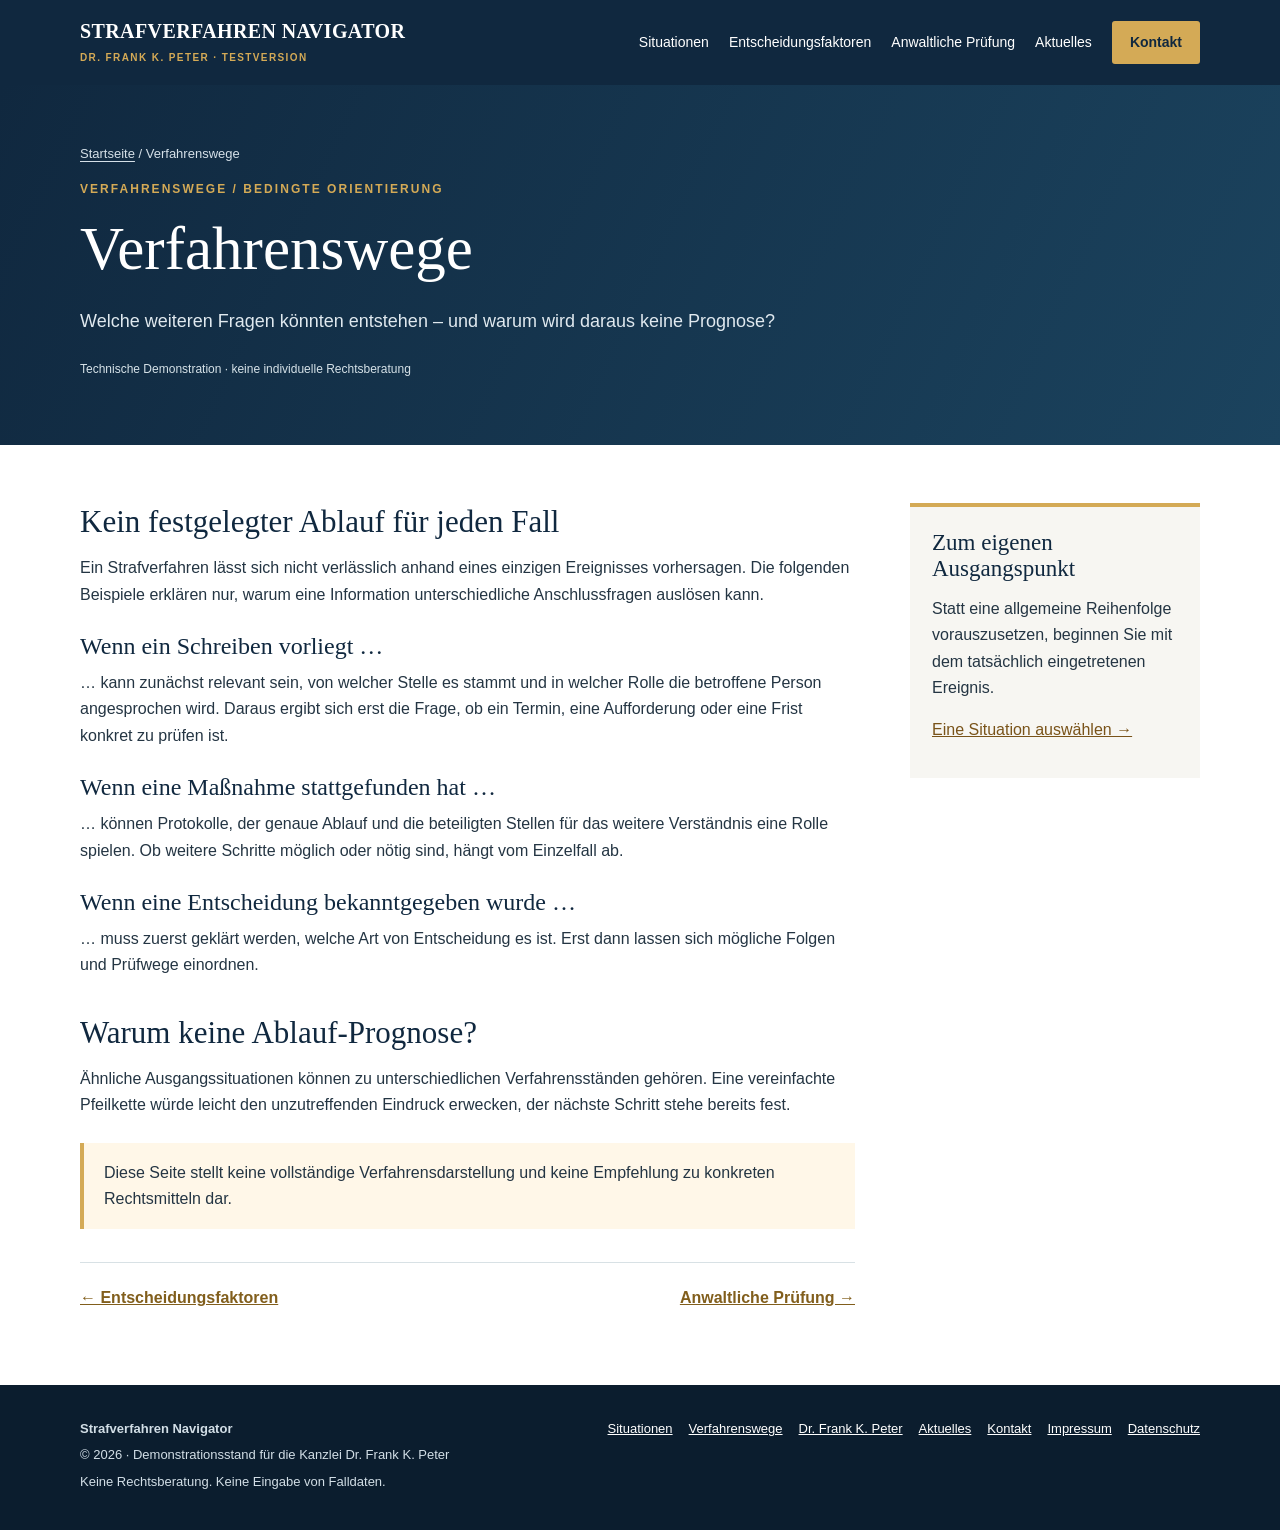
<file: verfahrenswege/index.html>
<!doctype html>
<html lang="de"><head><meta charset="utf-8"><meta name="viewport" content="width=device-width,initial-scale=1">
<meta name="robots" content="noindex,nofollow,noarchive,nosnippet,noimageindex">
<meta name="googlebot" content="noindex,nofollow,noarchive,nosnippet,noimageindex"><meta name="bingbot" content="noindex,nofollow,noarchive,nosnippet,noimageindex">
<meta name="theme-color" content="#10283f"><meta name="description" content="Welche weiteren Fragen könnten entstehen – und warum wird daraus keine Prognose?">
<title>Verfahrenswege | Strafverfahren Navigator · Testversion</title>
<link rel="stylesheet" href="../assets/styles.css">
</head><body><a class="skip" href="#inhalt">Zum Inhalt springen</a>
<header class="top"><div class="wrap navwrap">
<a href="../" class="brand">STRAFVERFAHREN NAVIGATOR<small>DR. FRANK K. PETER · TESTVERSION</small></a>
<nav class="navlinks" aria-label="Hauptnavigation"><a href="../situationen/">Situationen</a><a href="../entscheidungsfaktoren/">Entscheidungsfaktoren</a><a href="../anwaltliche-pruefung/">Anwaltliche Prüfung</a><a href="../aktuelles/">Aktuelles</a><a href="../kontakt/" class="nav-contact">Kontakt</a></nav>
</div></header>
<main id="inhalt"><section class="hero compact"><div class="wrap"><div class="crumbs"><a href="../">Startseite</a> / Verfahrenswege</div><div class="eyebrow">VERFAHRENSWEGE / BEDINGTE ORIENTIERUNG</div>
<h1>Verfahrenswege</h1><p>Welche weiteren Fragen könnten entstehen – und warum wird daraus keine Prognose?</p>

<span class="demo">Technische Demonstration · keine individuelle Rechtsberatung</span></div></section>
<div class="wrap content"><article class="maincopy">
<h2>Kein festgelegter Ablauf für jeden Fall</h2><p>Ein Strafverfahren lässt sich nicht verlässlich anhand eines einzigen Ereignisses vorhersagen. Die folgenden Beispiele erklären nur, warum eine Information unterschiedliche Anschlussfragen auslösen kann.</p>
<h3>Wenn ein Schreiben vorliegt …</h3><p>… kann zunächst relevant sein, von welcher Stelle es stammt und in welcher Rolle die betroffene Person angesprochen wird. Daraus ergibt sich erst die Frage, ob ein Termin, eine Aufforderung oder eine Frist konkret zu prüfen ist.</p>
<h3>Wenn eine Maßnahme stattgefunden hat …</h3><p>… können Protokolle, der genaue Ablauf und die beteiligten Stellen für das weitere Verständnis eine Rolle spielen. Ob weitere Schritte möglich oder nötig sind, hängt vom Einzelfall ab.</p>
<h3>Wenn eine Entscheidung bekanntgegeben wurde …</h3><p>… muss zuerst geklärt werden, welche Art von Entscheidung es ist. Erst dann lassen sich mögliche Folgen und Prüfwege einordnen.</p>
<h2>Warum keine Ablauf-Prognose?</h2><p>Ähnliche Ausgangssituationen können zu unterschiedlichen Verfahrensständen gehören. Eine vereinfachte Pfeilkette würde leicht den unzutreffenden Eindruck erwecken, der nächste Schritt stehe bereits fest.</p>
<div class="notice">Diese Seite stellt keine vollständige Verfahrensdarstellung und keine Empfehlung zu konkreten Rechtsmitteln dar.</div>
<div class="endnav"><a href="../entscheidungsfaktoren/">← Entscheidungsfaktoren</a><a href="../anwaltliche-pruefung/">Anwaltliche Prüfung →</a></div>
</article><aside class="side"><h2>Zum eigenen Ausgangspunkt</h2><p>Statt eine allgemeine Reihenfolge vorauszusetzen, beginnen Sie mit dem tatsächlich eingetretenen Ereignis.</p><a href="../situationen/">Eine Situation auswählen →</a></aside></div>
</main>
<footer class="footer"><div class="wrap"><div><strong>Strafverfahren Navigator</strong><p>© 2026 · Demonstrationsstand für die Kanzlei Dr. Frank K. Peter</p><p>Keine Rechtsberatung. Keine Eingabe von Falldaten.</p></div><nav aria-label="Footer"><a href="../situationen/">Situationen</a><a href="../verfahrenswege/">Verfahrenswege</a><a href="../dr-frank-k-peter/">Dr. Frank K. Peter</a><a href="../aktuelles/">Aktuelles</a><a href="../kontakt/">Kontakt</a><a href="../impressum/">Impressum</a><a href="../datenschutz/">Datenschutz</a></nav></div></footer>
</body></html>
</file>
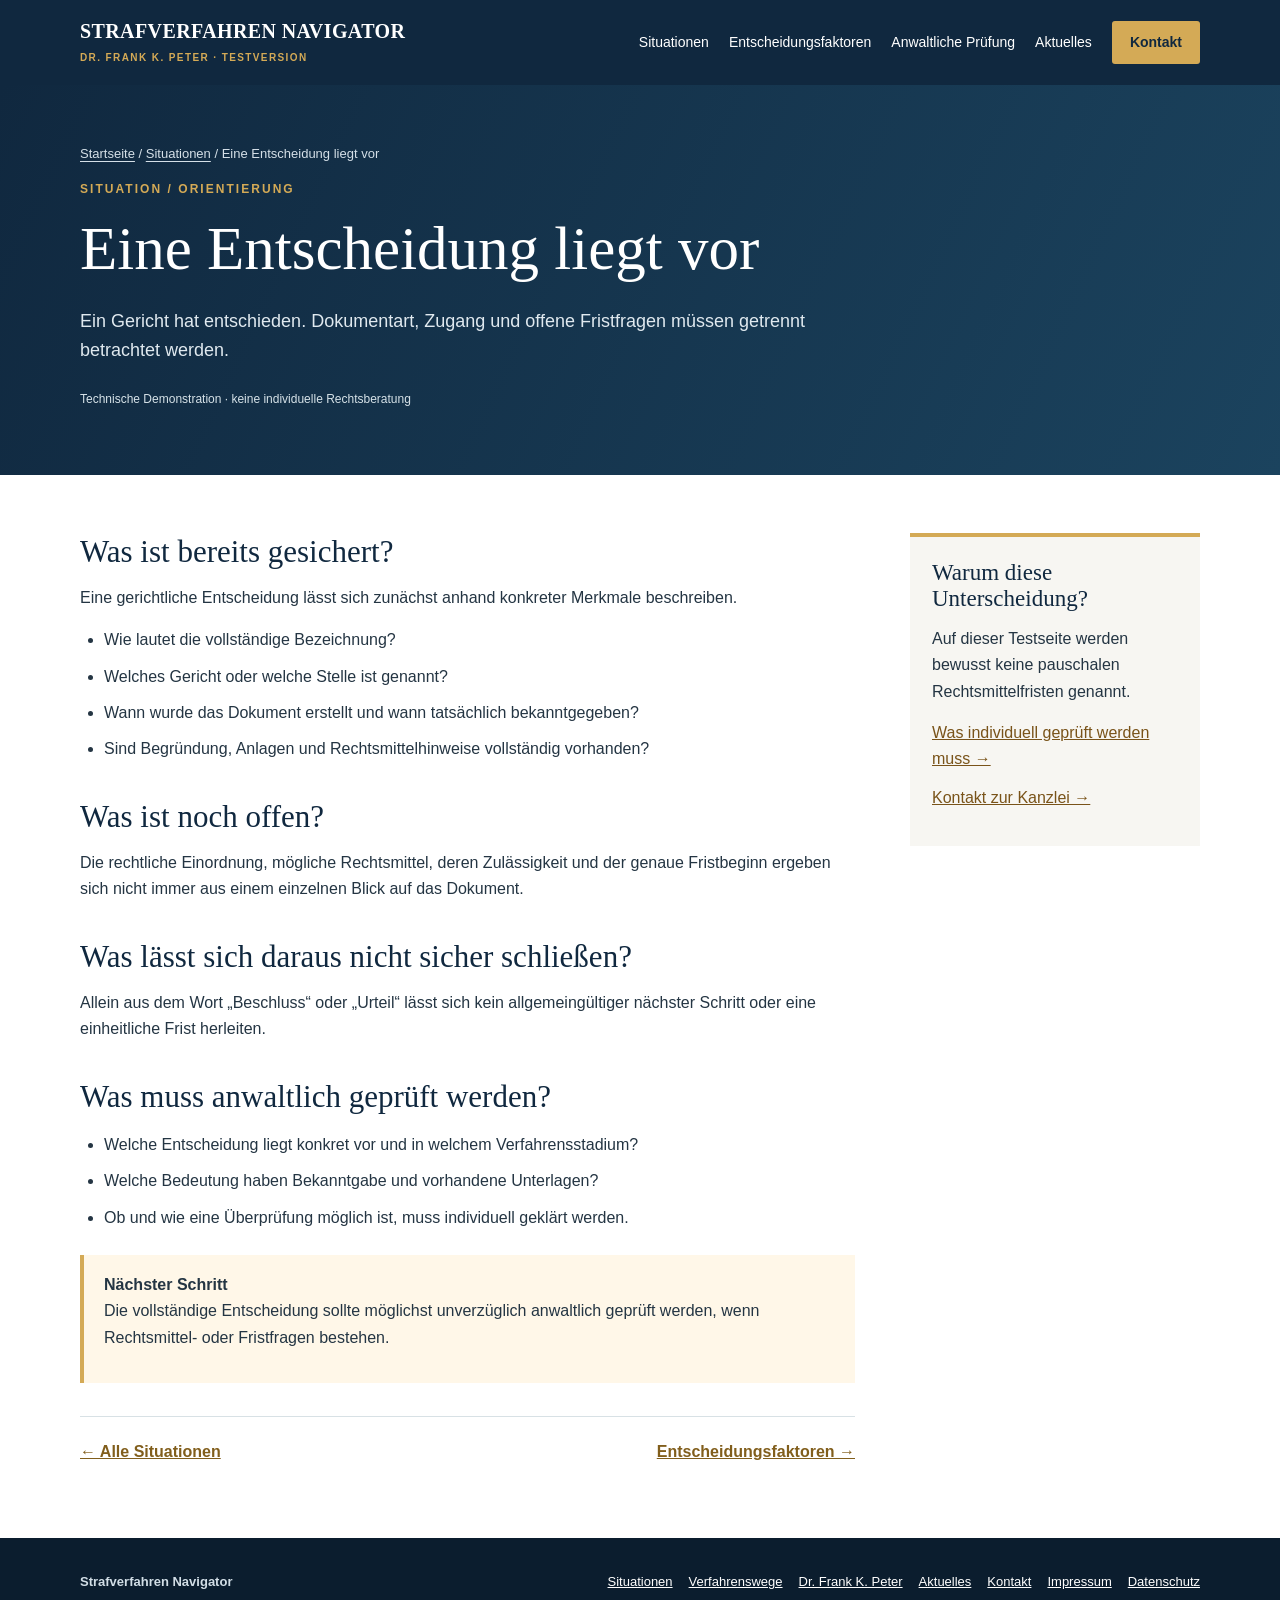
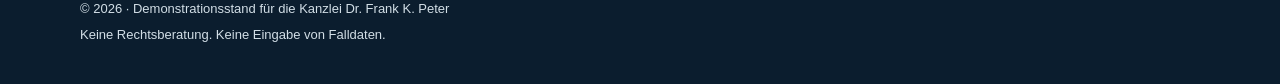
<file: situationen/entscheidung/index.html>
<!doctype html>
<html lang="de"><head><meta charset="utf-8"><meta name="viewport" content="width=device-width,initial-scale=1">
<meta name="robots" content="noindex,nofollow,noarchive,nosnippet,noimageindex">
<meta name="googlebot" content="noindex,nofollow,noarchive,nosnippet,noimageindex"><meta name="bingbot" content="noindex,nofollow,noarchive,nosnippet,noimageindex">
<meta name="theme-color" content="#10283f"><meta name="description" content="Ein Gericht hat entschieden. Dokumentart, Zugang und offene Fristfragen müssen getrennt betrachtet werden.">
<title>Eine Entscheidung liegt vor | Strafverfahren Navigator · Testversion</title>
<link rel="stylesheet" href="../../assets/styles.css">
</head><body><a class="skip" href="#inhalt">Zum Inhalt springen</a>
<header class="top"><div class="wrap navwrap">
<a href="../../" class="brand">STRAFVERFAHREN NAVIGATOR<small>DR. FRANK K. PETER · TESTVERSION</small></a>
<nav class="navlinks" aria-label="Hauptnavigation"><a href="../../situationen/">Situationen</a><a href="../../entscheidungsfaktoren/">Entscheidungsfaktoren</a><a href="../../anwaltliche-pruefung/">Anwaltliche Prüfung</a><a href="../../aktuelles/">Aktuelles</a><a href="../../kontakt/" class="nav-contact">Kontakt</a></nav>
</div></header>
<main id="inhalt"><section class="hero compact"><div class="wrap"><div class="crumbs"><a href="../../">Startseite</a> / <a href="../../situationen/">Situationen</a> / Eine Entscheidung liegt vor</div><div class="eyebrow">SITUATION / ORIENTIERUNG</div>
<h1>Eine Entscheidung liegt vor</h1><p>Ein Gericht hat entschieden. Dokumentart, Zugang und offene Fristfragen müssen getrennt betrachtet werden.</p>

<span class="demo">Technische Demonstration · keine individuelle Rechtsberatung</span></div></section>
<div class="wrap content"><article class="maincopy">
<h2>Was ist bereits gesichert?</h2><p>Eine gerichtliche Entscheidung lässt sich zunächst anhand konkreter Merkmale beschreiben.</p><ul><li>Wie lautet die vollständige Bezeichnung?</li><li>Welches Gericht oder welche Stelle ist genannt?</li><li>Wann wurde das Dokument erstellt und wann tatsächlich bekanntgegeben?</li><li>Sind Begründung, Anlagen und Rechtsmittelhinweise vollständig vorhanden?</li></ul>
<h2>Was ist noch offen?</h2><p>Die rechtliche Einordnung, mögliche Rechtsmittel, deren Zulässigkeit und der genaue Fristbeginn ergeben sich nicht immer aus einem einzelnen Blick auf das Dokument.</p>
<h2>Was lässt sich daraus nicht sicher schließen?</h2><p>Allein aus dem Wort „Beschluss“ oder „Urteil“ lässt sich kein allgemeingültiger nächster Schritt oder eine einheitliche Frist herleiten.</p>
<h2>Was muss anwaltlich geprüft werden?</h2><ul><li>Welche Entscheidung liegt konkret vor und in welchem Verfahrensstadium?</li><li>Welche Bedeutung haben Bekanntgabe und vorhandene Unterlagen?</li><li>Ob und wie eine Überprüfung möglich ist, muss individuell geklärt werden.</li></ul>
<div class="notice"><strong>Nächster Schritt</strong><p>Die vollständige Entscheidung sollte möglichst unverzüglich anwaltlich geprüft werden, wenn Rechtsmittel- oder Fristfragen bestehen.</p></div>
<div class="endnav"><a href="../../situationen/">← Alle Situationen</a><a href="../../entscheidungsfaktoren/">Entscheidungsfaktoren →</a></div>
</article><aside class="side"><h2>Warum diese Unterscheidung?</h2><p>Auf dieser Testseite werden bewusst keine pauschalen Rechtsmittelfristen genannt.</p><a href="../../anwaltliche-pruefung/">Was individuell geprüft werden muss →</a><a href="../../kontakt/">Kontakt zur Kanzlei →</a></aside></div></main>
<footer class="footer"><div class="wrap"><div><strong>Strafverfahren Navigator</strong><p>© 2026 · Demonstrationsstand für die Kanzlei Dr. Frank K. Peter</p><p>Keine Rechtsberatung. Keine Eingabe von Falldaten.</p></div><nav aria-label="Footer"><a href="../../situationen/">Situationen</a><a href="../../verfahrenswege/">Verfahrenswege</a><a href="../../dr-frank-k-peter/">Dr. Frank K. Peter</a><a href="../../aktuelles/">Aktuelles</a><a href="../../kontakt/">Kontakt</a><a href="../../impressum/">Impressum</a><a href="../../datenschutz/">Datenschutz</a></nav></div></footer>
</body></html>
</file>
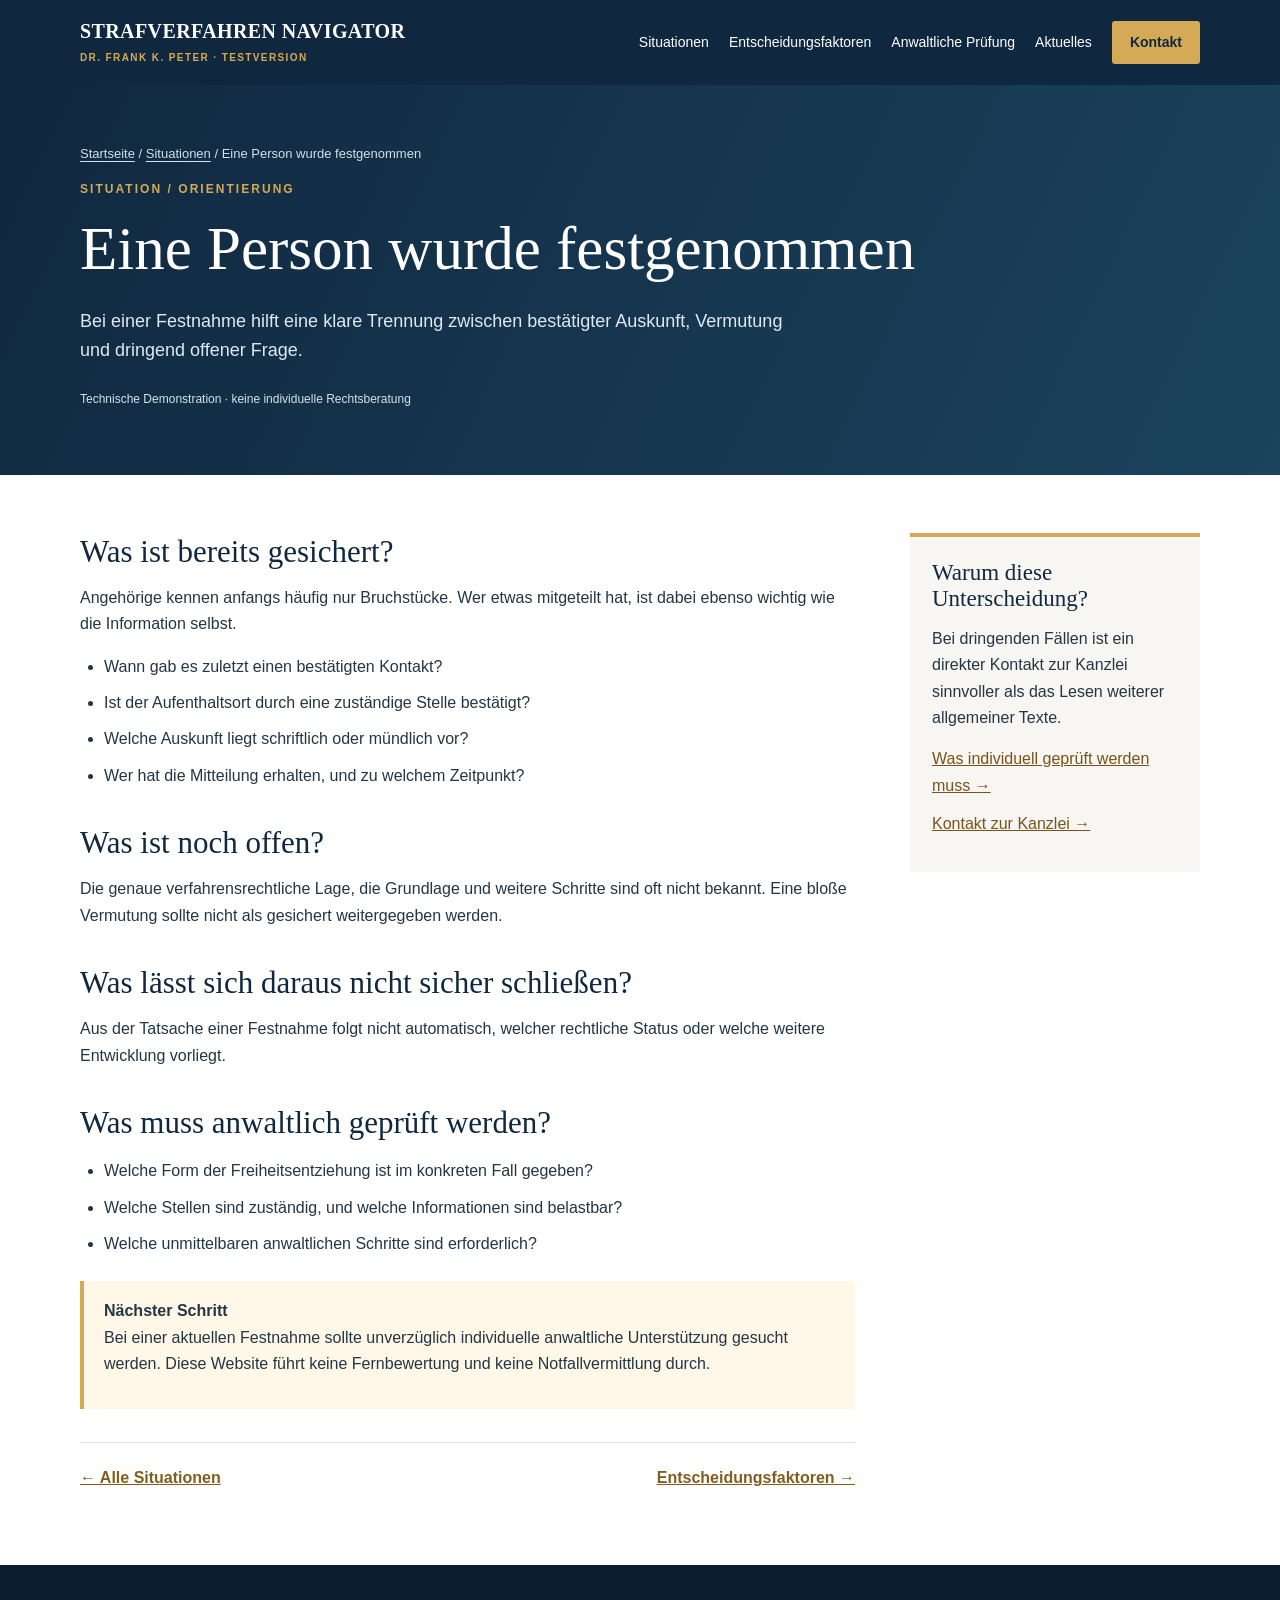
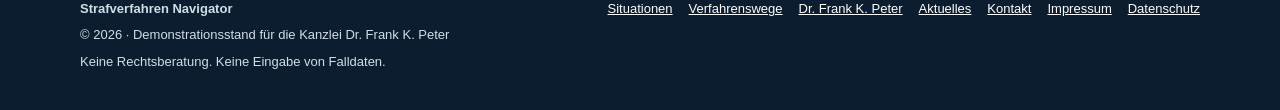
<file: situationen/festnahme/index.html>
<!doctype html>
<html lang="de"><head><meta charset="utf-8"><meta name="viewport" content="width=device-width,initial-scale=1">
<meta name="robots" content="noindex,nofollow,noarchive,nosnippet,noimageindex">
<meta name="googlebot" content="noindex,nofollow,noarchive,nosnippet,noimageindex"><meta name="bingbot" content="noindex,nofollow,noarchive,nosnippet,noimageindex">
<meta name="theme-color" content="#10283f"><meta name="description" content="Bei einer Festnahme hilft eine klare Trennung zwischen bestätigter Auskunft, Vermutung und dringend offener Frage.">
<title>Eine Person wurde festgenommen | Strafverfahren Navigator · Testversion</title>
<link rel="stylesheet" href="../../assets/styles.css">
</head><body><a class="skip" href="#inhalt">Zum Inhalt springen</a>
<header class="top"><div class="wrap navwrap">
<a href="../../" class="brand">STRAFVERFAHREN NAVIGATOR<small>DR. FRANK K. PETER · TESTVERSION</small></a>
<nav class="navlinks" aria-label="Hauptnavigation"><a href="../../situationen/">Situationen</a><a href="../../entscheidungsfaktoren/">Entscheidungsfaktoren</a><a href="../../anwaltliche-pruefung/">Anwaltliche Prüfung</a><a href="../../aktuelles/">Aktuelles</a><a href="../../kontakt/" class="nav-contact">Kontakt</a></nav>
</div></header>
<main id="inhalt"><section class="hero compact"><div class="wrap"><div class="crumbs"><a href="../../">Startseite</a> / <a href="../../situationen/">Situationen</a> / Eine Person wurde festgenommen</div><div class="eyebrow">SITUATION / ORIENTIERUNG</div>
<h1>Eine Person wurde festgenommen</h1><p>Bei einer Festnahme hilft eine klare Trennung zwischen bestätigter Auskunft, Vermutung und dringend offener Frage.</p>

<span class="demo">Technische Demonstration · keine individuelle Rechtsberatung</span></div></section>
<div class="wrap content"><article class="maincopy">
<h2>Was ist bereits gesichert?</h2><p>Angehörige kennen anfangs häufig nur Bruchstücke. Wer etwas mitgeteilt hat, ist dabei ebenso wichtig wie die Information selbst.</p><ul><li>Wann gab es zuletzt einen bestätigten Kontakt?</li><li>Ist der Aufenthaltsort durch eine zuständige Stelle bestätigt?</li><li>Welche Auskunft liegt schriftlich oder mündlich vor?</li><li>Wer hat die Mitteilung erhalten, und zu welchem Zeitpunkt?</li></ul>
<h2>Was ist noch offen?</h2><p>Die genaue verfahrensrechtliche Lage, die Grundlage und weitere Schritte sind oft nicht bekannt. Eine bloße Vermutung sollte nicht als gesichert weitergegeben werden.</p>
<h2>Was lässt sich daraus nicht sicher schließen?</h2><p>Aus der Tatsache einer Festnahme folgt nicht automatisch, welcher rechtliche Status oder welche weitere Entwicklung vorliegt.</p>
<h2>Was muss anwaltlich geprüft werden?</h2><ul><li>Welche Form der Freiheitsentziehung ist im konkreten Fall gegeben?</li><li>Welche Stellen sind zuständig, und welche Informationen sind belastbar?</li><li>Welche unmittelbaren anwaltlichen Schritte sind erforderlich?</li></ul>
<div class="notice"><strong>Nächster Schritt</strong><p>Bei einer aktuellen Festnahme sollte unverzüglich individuelle anwaltliche Unterstützung gesucht werden. Diese Website führt keine Fernbewertung und keine Notfallvermittlung durch.</p></div>
<div class="endnav"><a href="../../situationen/">← Alle Situationen</a><a href="../../entscheidungsfaktoren/">Entscheidungsfaktoren →</a></div>
</article><aside class="side"><h2>Warum diese Unterscheidung?</h2><p>Bei dringenden Fällen ist ein direkter Kontakt zur Kanzlei sinnvoller als das Lesen weiterer allgemeiner Texte.</p><a href="../../anwaltliche-pruefung/">Was individuell geprüft werden muss →</a><a href="../../kontakt/">Kontakt zur Kanzlei →</a></aside></div></main>
<footer class="footer"><div class="wrap"><div><strong>Strafverfahren Navigator</strong><p>© 2026 · Demonstrationsstand für die Kanzlei Dr. Frank K. Peter</p><p>Keine Rechtsberatung. Keine Eingabe von Falldaten.</p></div><nav aria-label="Footer"><a href="../../situationen/">Situationen</a><a href="../../verfahrenswege/">Verfahrenswege</a><a href="../../dr-frank-k-peter/">Dr. Frank K. Peter</a><a href="../../aktuelles/">Aktuelles</a><a href="../../kontakt/">Kontakt</a><a href="../../impressum/">Impressum</a><a href="../../datenschutz/">Datenschutz</a></nav></div></footer>
</body></html>
</file>
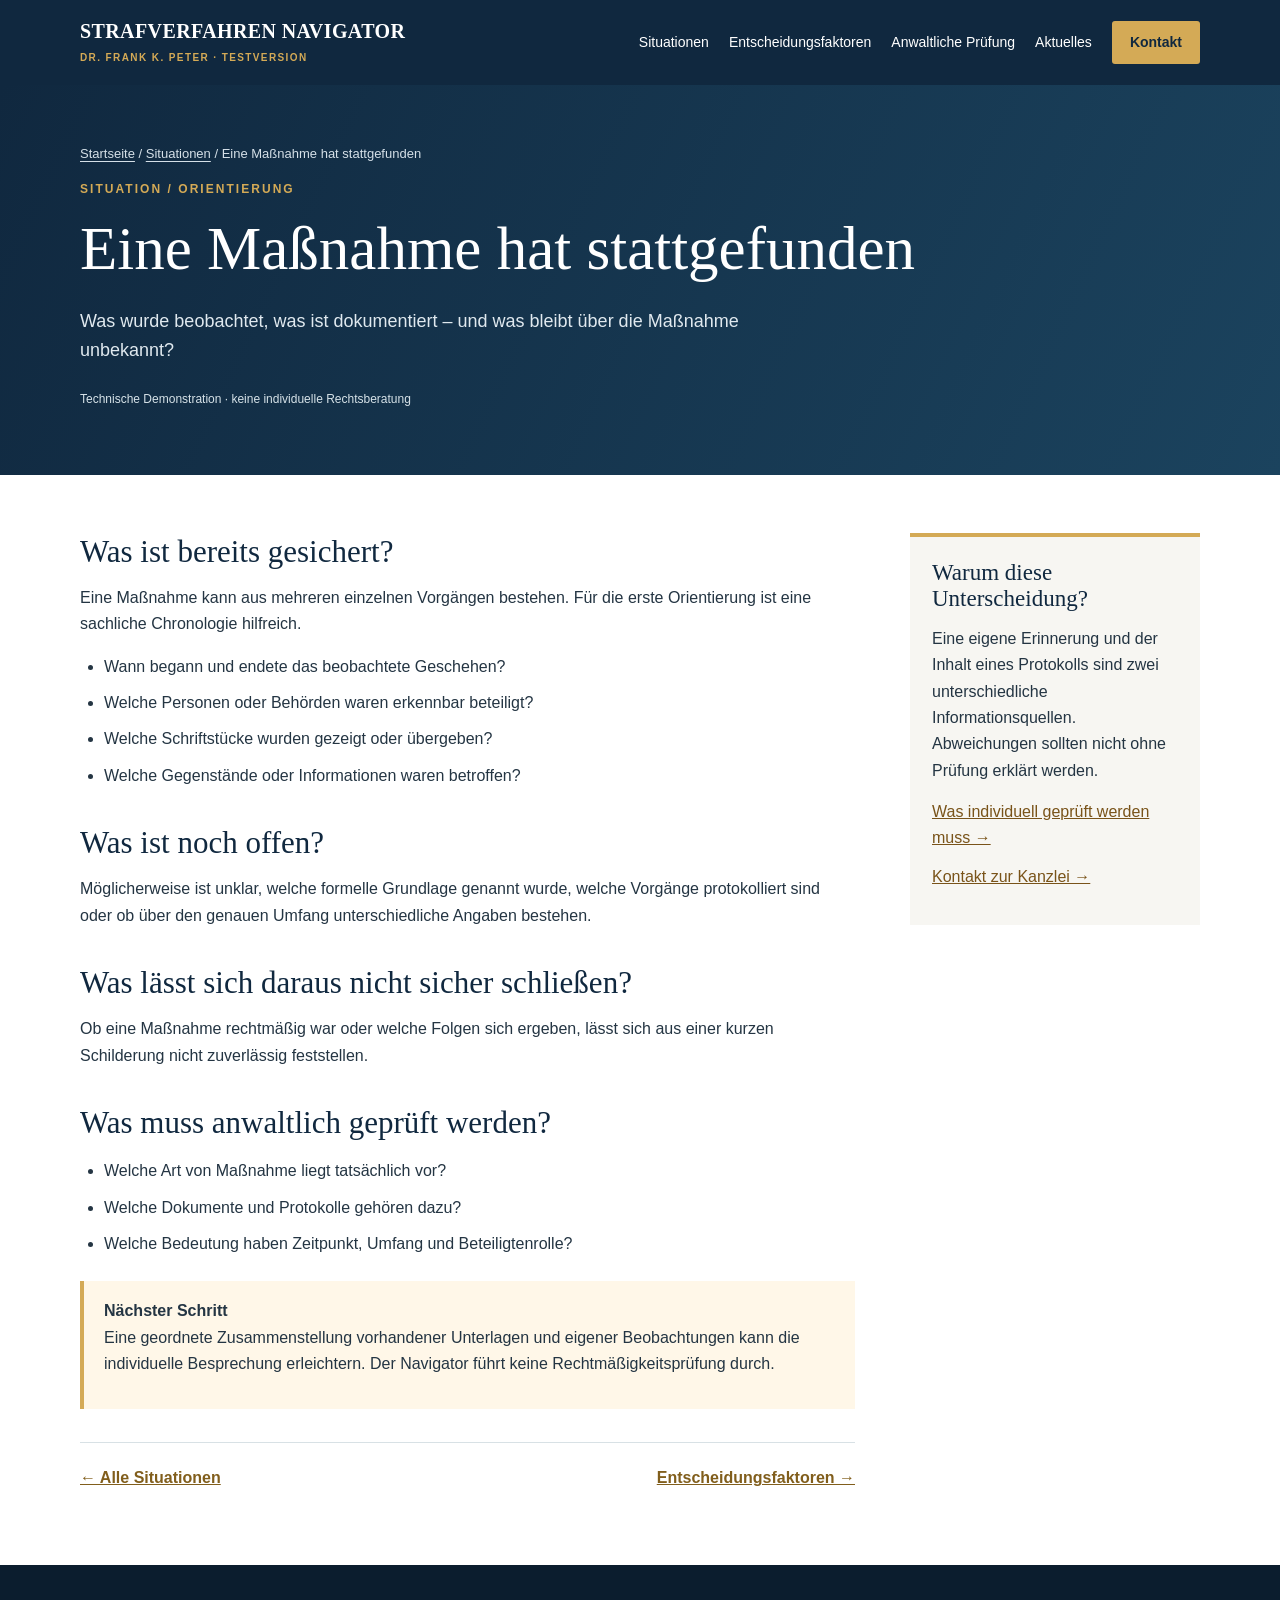
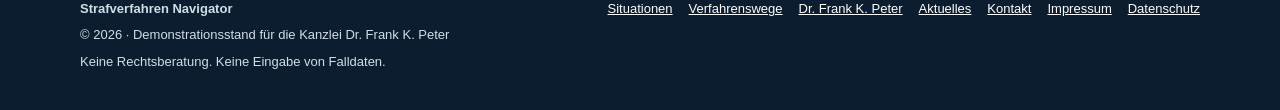
<file: situationen/massnahme/index.html>
<!doctype html>
<html lang="de"><head><meta charset="utf-8"><meta name="viewport" content="width=device-width,initial-scale=1">
<meta name="robots" content="noindex,nofollow,noarchive,nosnippet,noimageindex">
<meta name="googlebot" content="noindex,nofollow,noarchive,nosnippet,noimageindex"><meta name="bingbot" content="noindex,nofollow,noarchive,nosnippet,noimageindex">
<meta name="theme-color" content="#10283f"><meta name="description" content="Was wurde beobachtet, was ist dokumentiert – und was bleibt über die Maßnahme unbekannt?">
<title>Eine Maßnahme hat stattgefunden | Strafverfahren Navigator · Testversion</title>
<link rel="stylesheet" href="../../assets/styles.css">
</head><body><a class="skip" href="#inhalt">Zum Inhalt springen</a>
<header class="top"><div class="wrap navwrap">
<a href="../../" class="brand">STRAFVERFAHREN NAVIGATOR<small>DR. FRANK K. PETER · TESTVERSION</small></a>
<nav class="navlinks" aria-label="Hauptnavigation"><a href="../../situationen/">Situationen</a><a href="../../entscheidungsfaktoren/">Entscheidungsfaktoren</a><a href="../../anwaltliche-pruefung/">Anwaltliche Prüfung</a><a href="../../aktuelles/">Aktuelles</a><a href="../../kontakt/" class="nav-contact">Kontakt</a></nav>
</div></header>
<main id="inhalt"><section class="hero compact"><div class="wrap"><div class="crumbs"><a href="../../">Startseite</a> / <a href="../../situationen/">Situationen</a> / Eine Maßnahme hat stattgefunden</div><div class="eyebrow">SITUATION / ORIENTIERUNG</div>
<h1>Eine Maßnahme hat stattgefunden</h1><p>Was wurde beobachtet, was ist dokumentiert – und was bleibt über die Maßnahme unbekannt?</p>

<span class="demo">Technische Demonstration · keine individuelle Rechtsberatung</span></div></section>
<div class="wrap content"><article class="maincopy">
<h2>Was ist bereits gesichert?</h2><p>Eine Maßnahme kann aus mehreren einzelnen Vorgängen bestehen. Für die erste Orientierung ist eine sachliche Chronologie hilfreich.</p><ul><li>Wann begann und endete das beobachtete Geschehen?</li><li>Welche Personen oder Behörden waren erkennbar beteiligt?</li><li>Welche Schriftstücke wurden gezeigt oder übergeben?</li><li>Welche Gegenstände oder Informationen waren betroffen?</li></ul>
<h2>Was ist noch offen?</h2><p>Möglicherweise ist unklar, welche formelle Grundlage genannt wurde, welche Vorgänge protokolliert sind oder ob über den genauen Umfang unterschiedliche Angaben bestehen.</p>
<h2>Was lässt sich daraus nicht sicher schließen?</h2><p>Ob eine Maßnahme rechtmäßig war oder welche Folgen sich ergeben, lässt sich aus einer kurzen Schilderung nicht zuverlässig feststellen.</p>
<h2>Was muss anwaltlich geprüft werden?</h2><ul><li>Welche Art von Maßnahme liegt tatsächlich vor?</li><li>Welche Dokumente und Protokolle gehören dazu?</li><li>Welche Bedeutung haben Zeitpunkt, Umfang und Beteiligtenrolle?</li></ul>
<div class="notice"><strong>Nächster Schritt</strong><p>Eine geordnete Zusammenstellung vorhandener Unterlagen und eigener Beobachtungen kann die individuelle Besprechung erleichtern. Der Navigator führt keine Rechtmäßigkeitsprüfung durch.</p></div>
<div class="endnav"><a href="../../situationen/">← Alle Situationen</a><a href="../../entscheidungsfaktoren/">Entscheidungsfaktoren →</a></div>
</article><aside class="side"><h2>Warum diese Unterscheidung?</h2><p>Eine eigene Erinnerung und der Inhalt eines Protokolls sind zwei unterschiedliche Informationsquellen. Abweichungen sollten nicht ohne Prüfung erklärt werden.</p><a href="../../anwaltliche-pruefung/">Was individuell geprüft werden muss →</a><a href="../../kontakt/">Kontakt zur Kanzlei →</a></aside></div></main>
<footer class="footer"><div class="wrap"><div><strong>Strafverfahren Navigator</strong><p>© 2026 · Demonstrationsstand für die Kanzlei Dr. Frank K. Peter</p><p>Keine Rechtsberatung. Keine Eingabe von Falldaten.</p></div><nav aria-label="Footer"><a href="../../situationen/">Situationen</a><a href="../../verfahrenswege/">Verfahrenswege</a><a href="../../dr-frank-k-peter/">Dr. Frank K. Peter</a><a href="../../aktuelles/">Aktuelles</a><a href="../../kontakt/">Kontakt</a><a href="../../impressum/">Impressum</a><a href="../../datenschutz/">Datenschutz</a></nav></div></footer>
</body></html>
</file>
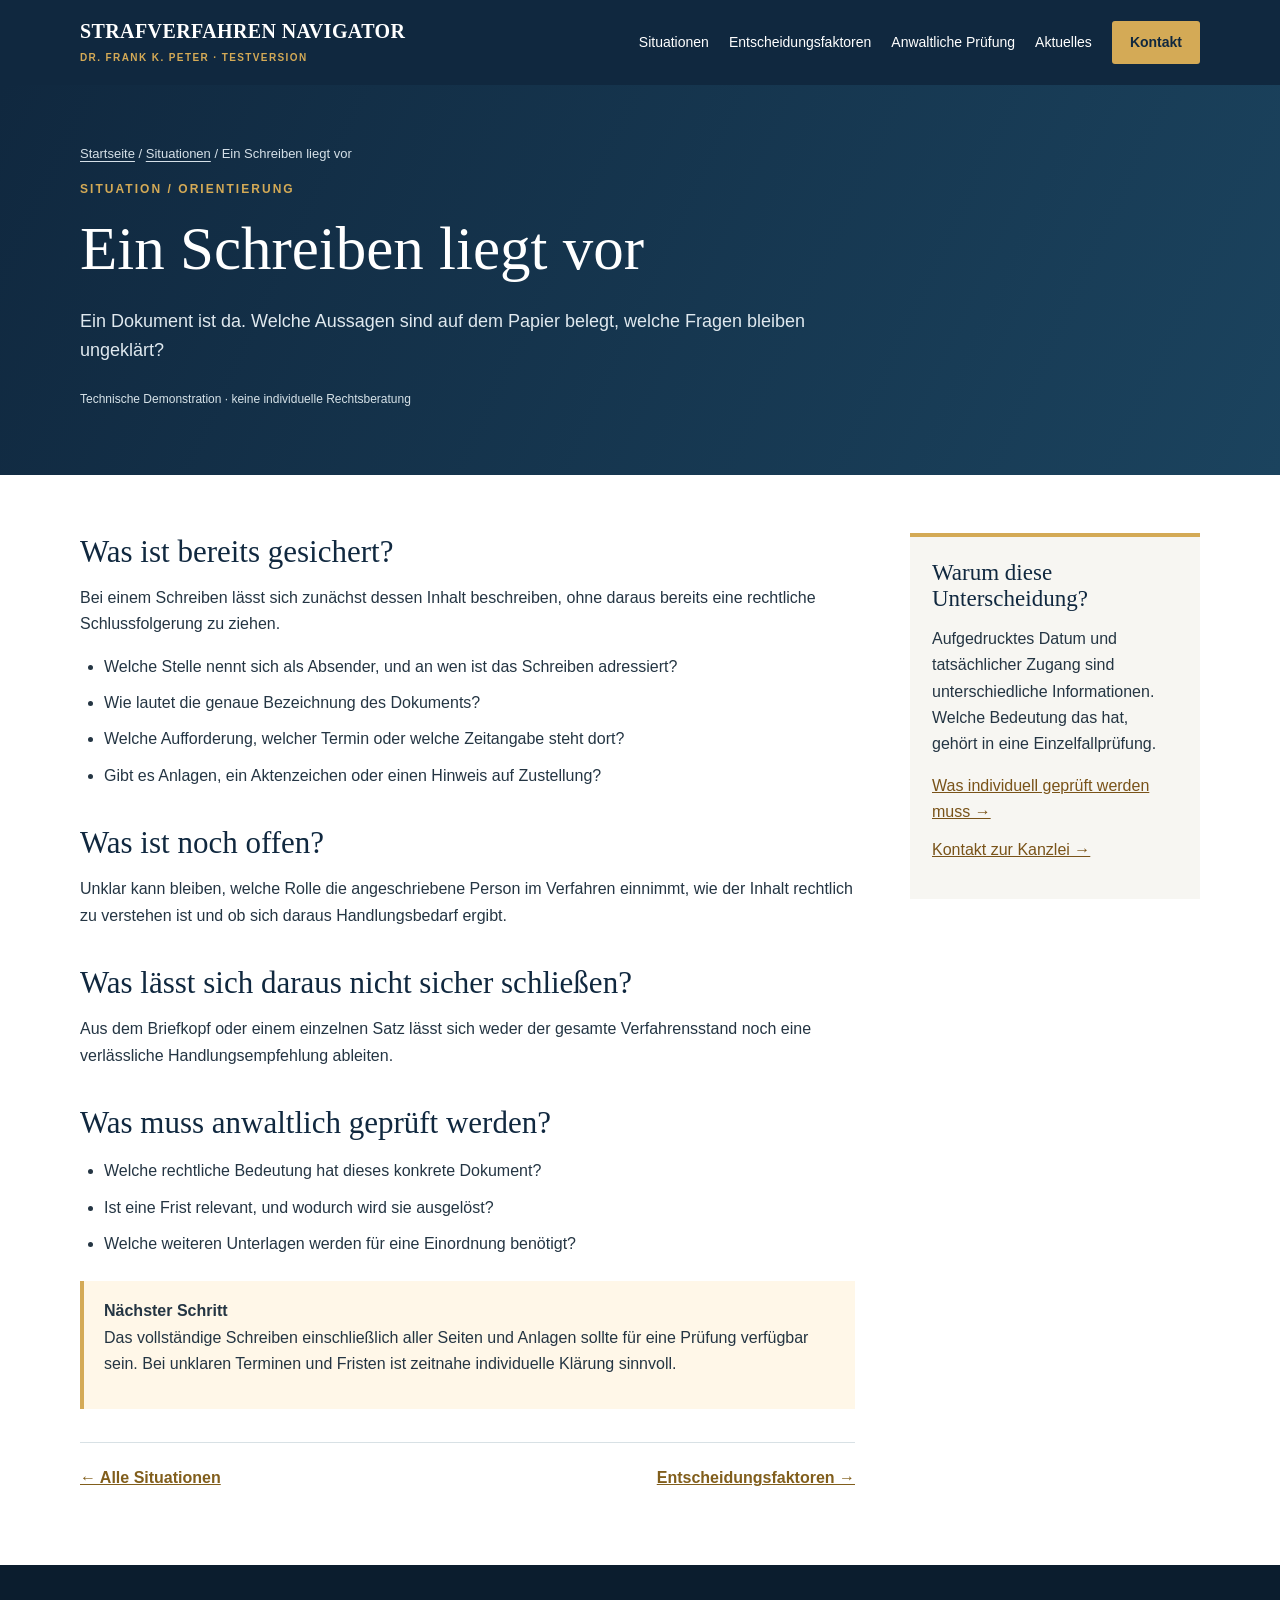
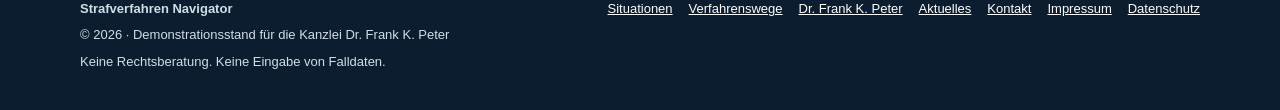
<file: situationen/schreiben-erhalten/index.html>
<!doctype html>
<html lang="de"><head><meta charset="utf-8"><meta name="viewport" content="width=device-width,initial-scale=1">
<meta name="robots" content="noindex,nofollow,noarchive,nosnippet,noimageindex">
<meta name="googlebot" content="noindex,nofollow,noarchive,nosnippet,noimageindex"><meta name="bingbot" content="noindex,nofollow,noarchive,nosnippet,noimageindex">
<meta name="theme-color" content="#10283f"><meta name="description" content="Ein Dokument ist da. Welche Aussagen sind auf dem Papier belegt, welche Fragen bleiben ungeklärt?">
<title>Ein Schreiben liegt vor | Strafverfahren Navigator · Testversion</title>
<link rel="stylesheet" href="../../assets/styles.css">
</head><body><a class="skip" href="#inhalt">Zum Inhalt springen</a>
<header class="top"><div class="wrap navwrap">
<a href="../../" class="brand">STRAFVERFAHREN NAVIGATOR<small>DR. FRANK K. PETER · TESTVERSION</small></a>
<nav class="navlinks" aria-label="Hauptnavigation"><a href="../../situationen/">Situationen</a><a href="../../entscheidungsfaktoren/">Entscheidungsfaktoren</a><a href="../../anwaltliche-pruefung/">Anwaltliche Prüfung</a><a href="../../aktuelles/">Aktuelles</a><a href="../../kontakt/" class="nav-contact">Kontakt</a></nav>
</div></header>
<main id="inhalt"><section class="hero compact"><div class="wrap"><div class="crumbs"><a href="../../">Startseite</a> / <a href="../../situationen/">Situationen</a> / Ein Schreiben liegt vor</div><div class="eyebrow">SITUATION / ORIENTIERUNG</div>
<h1>Ein Schreiben liegt vor</h1><p>Ein Dokument ist da. Welche Aussagen sind auf dem Papier belegt, welche Fragen bleiben ungeklärt?</p>

<span class="demo">Technische Demonstration · keine individuelle Rechtsberatung</span></div></section>
<div class="wrap content"><article class="maincopy">
<h2>Was ist bereits gesichert?</h2><p>Bei einem Schreiben lässt sich zunächst dessen Inhalt beschreiben, ohne daraus bereits eine rechtliche Schlussfolgerung zu ziehen.</p><ul><li>Welche Stelle nennt sich als Absender, und an wen ist das Schreiben adressiert?</li><li>Wie lautet die genaue Bezeichnung des Dokuments?</li><li>Welche Aufforderung, welcher Termin oder welche Zeitangabe steht dort?</li><li>Gibt es Anlagen, ein Aktenzeichen oder einen Hinweis auf Zustellung?</li></ul>
<h2>Was ist noch offen?</h2><p>Unklar kann bleiben, welche Rolle die angeschriebene Person im Verfahren einnimmt, wie der Inhalt rechtlich zu verstehen ist und ob sich daraus Handlungsbedarf ergibt.</p>
<h2>Was lässt sich daraus nicht sicher schließen?</h2><p>Aus dem Briefkopf oder einem einzelnen Satz lässt sich weder der gesamte Verfahrensstand noch eine verlässliche Handlungsempfehlung ableiten.</p>
<h2>Was muss anwaltlich geprüft werden?</h2><ul><li>Welche rechtliche Bedeutung hat dieses konkrete Dokument?</li><li>Ist eine Frist relevant, und wodurch wird sie ausgelöst?</li><li>Welche weiteren Unterlagen werden für eine Einordnung benötigt?</li></ul>
<div class="notice"><strong>Nächster Schritt</strong><p>Das vollständige Schreiben einschließlich aller Seiten und Anlagen sollte für eine Prüfung verfügbar sein. Bei unklaren Terminen und Fristen ist zeitnahe individuelle Klärung sinnvoll.</p></div>
<div class="endnav"><a href="../../situationen/">← Alle Situationen</a><a href="../../entscheidungsfaktoren/">Entscheidungsfaktoren →</a></div>
</article><aside class="side"><h2>Warum diese Unterscheidung?</h2><p>Aufgedrucktes Datum und tatsächlicher Zugang sind unterschiedliche Informationen. Welche Bedeutung das hat, gehört in eine Einzelfallprüfung.</p><a href="../../anwaltliche-pruefung/">Was individuell geprüft werden muss →</a><a href="../../kontakt/">Kontakt zur Kanzlei →</a></aside></div></main>
<footer class="footer"><div class="wrap"><div><strong>Strafverfahren Navigator</strong><p>© 2026 · Demonstrationsstand für die Kanzlei Dr. Frank K. Peter</p><p>Keine Rechtsberatung. Keine Eingabe von Falldaten.</p></div><nav aria-label="Footer"><a href="../../situationen/">Situationen</a><a href="../../verfahrenswege/">Verfahrenswege</a><a href="../../dr-frank-k-peter/">Dr. Frank K. Peter</a><a href="../../aktuelles/">Aktuelles</a><a href="../../kontakt/">Kontakt</a><a href="../../impressum/">Impressum</a><a href="../../datenschutz/">Datenschutz</a></nav></div></footer>
</body></html>
</file>
<file: assets/styles.css>
:root{--navy:#10283f;--navy2:#183c56;--gold:#d4aa56;--cream:#f7f6f2;--ink:#243543;--muted:#556776;--line:#d8e1e5;--white:#fff}
*,*:before,*:after{box-sizing:border-box}html{scroll-behavior:smooth}body{margin:0;background:#fff;color:var(--ink);font:16px/1.65 Arial,Helvetica,sans-serif}a{color:inherit}a:focus-visible{outline:3px solid #b48022;outline-offset:4px}a:hover{text-decoration-thickness:2px}.wrap{width:min(1120px,calc(100% - 40px));margin:0 auto}.skip{position:absolute;left:-9999px;top:8px;padding:9px 14px;background:white;color:var(--navy);z-index:10}.skip:focus{left:12px}.top{background:var(--navy);color:#fff}.navwrap{min-height:85px;display:flex;align-items:center;justify-content:space-between;gap:24px}.brand{text-decoration:none;font:700 20px/1.15 Georgia,serif;letter-spacing:.02em}.brand small{display:block;font:700 10px/1.5 Arial,sans-serif;color:var(--gold);letter-spacing:.14em;margin-top:7px}.navlinks{display:flex;align-items:center;gap:20px;flex-wrap:wrap}.navlinks a{text-decoration:none;font-size:14px}.navlinks a:hover,.navlinks a[aria-current="page"]{text-decoration:underline;text-underline-offset:5px}.navlinks .nav-contact{color:var(--navy);background:var(--gold);padding:10px 18px;border-radius:3px;font-weight:bold;text-decoration:none}.nav-contact:hover{background:#f0ca7b}.hero{background:linear-gradient(115deg,var(--navy),#1b435e);color:#fff;padding:74px 0 80px}.hero.compact{padding:58px 0 65px}.eyebrow{font-weight:700;letter-spacing:.17em;color:var(--gold);text-transform:uppercase;font-size:12px}.hero h1{max-width:850px;font:normal clamp(39px,5.2vw,61px)/1.12 Georgia,serif;margin:15px 0 23px}.hero p{max-width:730px;font-size:18px;color:#e0e9ef;margin:0 0 14px}.actions{display:flex;flex-wrap:wrap;gap:14px;margin-top:29px}.button{display:inline-flex;align-items:center;justify-content:center;min-height:46px;padding:11px 20px;border:2px solid var(--gold);border-radius:3px;background:var(--gold);color:var(--navy);font-weight:700;text-decoration:none;font-size:14px;text-align:center}.button:hover{background:#f2cb7c}.button.secondary{background:transparent;color:white;border-color:#bdcbd5}.button.secondary:hover{background:#ffffff1a}.demo{display:block;margin-top:24px;color:#d6e2e8;font-size:12px}.crumbs{font-size:13px;color:#d5e0e8;margin-bottom:16px}.crumbs a{text-decoration:underline;text-underline-offset:3px}.section{padding:68px 0}.section.alt{background:var(--cream)}.section h2,.content h2{font:normal clamp(27px,3.5vw,40px)/1.23 Georgia,serif;color:var(--navy);margin:0 0 17px}.lead{font-size:17px;color:var(--muted);max-width:770px}.cards{display:grid;grid-template-columns:repeat(2,minmax(0,1fr));gap:18px;margin-top:27px}.card{display:block;text-decoration:none;padding:26px 28px;background:white;border:1px solid var(--line);box-shadow:0 6px 16px #10283f09;transition:transform .2s,border-color .2s}.card:hover{transform:translateY(-3px);border-color:var(--gold)}.card .count{display:block;color:#8b641f;font-size:12px;letter-spacing:.12em;font-weight:700}.card h3{font:normal 25px/1.3 Georgia,serif;color:var(--navy);margin:10px 0 11px}.card p{color:var(--muted);margin:0 0 16px}.card strong{color:#815c1c;font-size:14px}.triptych{display:grid;grid-template-columns:repeat(3,1fr);gap:25px;margin-top:25px}.step{border-top:3px solid var(--gold);padding:21px 4px}.step h3{font:normal 23px/1.3 Georgia,serif;color:var(--navy);margin:5px 0 11px}.step p{color:var(--muted);margin:0}.split{display:grid;grid-template-columns:1.1fr .9fr;gap:60px;align-items:center}.panel{background:var(--navy);color:white;padding:30px}.panel h2,.panel h3{font:normal 27px Georgia,serif;color:white;margin:0 0 13px}.panel p{color:#d8e3e9}.panel a{color:#f4cd80}.content{display:grid;grid-template-columns:minmax(0,1fr) 290px;gap:55px;align-items:start;padding:58px 0 73px}.content .maincopy{min-width:0}.content h2{font-size:31px;margin:35px 0 14px}.content h2:first-child{margin-top:0}.content p{margin:0 0 15px}.content ul{padding-left:24px}.content li{margin:0 0 10px}.content h3{font:normal 24px Georgia,serif;color:var(--navy);margin:25px 0 10px}.side{background:var(--cream);border-top:4px solid var(--gold);padding:23px 22px}.side h2,.side h3{font:normal 23px Georgia,serif;margin:0 0 14px;color:var(--navy)}.side a{display:block;color:#795319;text-decoration:underline;margin:12px 0}.notice{background:#fff7e8;border-left:4px solid var(--gold);padding:17px 20px;margin:24px 0}.facts{display:grid;grid-template-columns:repeat(2,minmax(0,1fr));gap:13px;margin:19px 0 26px}.fact{border:1px solid var(--line);padding:17px;background:white}.fact b{display:block;color:var(--navy)}.fact span{display:block;color:var(--muted);font-size:14px}.endnav{display:flex;flex-wrap:wrap;justify-content:space-between;gap:16px;margin-top:33px;padding-top:22px;border-top:1px solid var(--line)}.endnav a{color:#815e1c;font-weight:700}.minor{font-size:13px;color:var(--muted)}.footer{background:#0b1d2e;color:#d2dee6;padding:33px 0;font-size:13px}.footer .wrap{display:flex;flex-wrap:wrap;justify-content:space-between;gap:27px}.footer a{color:#fff}.footer nav{display:flex;gap:16px;flex-wrap:wrap}.footer p{margin:5px 0}.underline{text-decoration:underline;text-underline-offset:3px}
@media(max-width:880px){.navwrap{flex-direction:column;align-items:flex-start;padding:20px 0;gap:18px}.navlinks{gap:14px}.split,.content{grid-template-columns:1fr;gap:27px}.triptych{grid-template-columns:1fr}.hero{padding:57px 0}.section{padding:50px 0}.content{padding:43px 0 60px}.side{order:2}}
@media(max-width:590px){.wrap{width:calc(100% - 30px)}.cards,.facts{grid-template-columns:1fr}.card{padding:22px}.hero h1{font-size:39px}.hero p{font-size:16px}.actions .button{width:100%}.navlinks a{font-size:13px}.footer nav{gap:10px}}
@media(prefers-reduced-motion:reduce){html{scroll-behavior:auto}.card{transition:none}}


/* Portraits: authentic Kanzlei photography, Design B staging */
.hero-layout{display:grid;grid-template-columns:minmax(0,1.35fr) minmax(260px,.65fr);gap:38px;align-items:center}
.hero-copy{min-width:0}
.hero-with-portrait{padding-top:52px;padding-bottom:56px}
.hero-portrait{margin:0;justify-self:end;width:100%;max-width:360px;text-align:center;align-self:end}
.hero-portrait img{display:block;width:100%;height:365px;object-fit:contain;object-position:bottom center;background:transparent;filter:drop-shadow(0 18px 22px rgba(0,0,0,.16))}
.hero-portrait figcaption{padding:11px 10px 0;font:700 13px/1.4 Arial,sans-serif;color:#f3cc80}
.profile-portrait{float:right;width:min(38%,260px);margin:2px 0 22px 25px;padding:11px 11px 12px;background:var(--cream);border-bottom:3px solid var(--gold)}
.profile-portrait img{display:block;width:100%;height:270px;object-fit:contain;object-position:center bottom}
.profile-portrait figcaption{margin-top:8px;color:var(--navy);font-size:12px;text-align:center}
@media(max-width:880px){.hero-layout{grid-template-columns:minmax(0,1fr) 240px;gap:14px}.hero-portrait img{height:305px}.hero-with-portrait{padding:48px 0 50px}}
@media(max-width:650px){.hero-layout{grid-template-columns:1fr}.hero-portrait{justify-self:center;max-width:260px;margin-top:15px}.hero-portrait img{height:285px}.hero-with-portrait{padding:46px 0 38px}.profile-portrait{float:none;width:min(100%,280px);margin:4px auto 24px}}


/* Mobile hero portrait — right-side composition, undistorted top crop */
@media(max-width:650px){
  .hero-with-portrait{padding:38px 0 34px;overflow:hidden}
  .hero-with-portrait .hero-layout{
    display:grid;
    grid-template-columns:minmax(0,1fr) minmax(110px,38%);
    column-gap:13px;
    row-gap:0;
    align-items:start;
  }
  .hero-with-portrait .hero-copy{display:contents}
  .hero-with-portrait .hero-copy>.eyebrow{
    grid-column:1/-1;grid-row:1;
    margin:0 0 12px;
  }
  .hero-with-portrait .hero-copy>h1{
    grid-column:1/-1;grid-row:2;
    font-size:clamp(32px,8.7vw,38px);
    line-height:1.14;
    max-width:19ch;
    margin:0 0 20px;
  }
  .hero-with-portrait .hero-copy>p{
    grid-column:1;grid-row:3;
    font-size:clamp(13px,3.55vw,15px);
    line-height:1.55;
    margin:0;
    max-width:none;
  }
  .hero-with-portrait .hero-portrait{
    grid-column:2;grid-row:3;
    justify-self:end;
    align-self:start;
    width:100%;
    max-width:175px;
    margin:0;
    overflow:hidden;
    border-radius:2px;
  }
  .hero-with-portrait .hero-portrait img{
    display:block;
    width:100%;
    height:auto;
    aspect-ratio:1/1;
    object-fit:cover;
    object-position:50% 0%;
    filter:none;
    background:transparent;
  }
  .hero-with-portrait .hero-portrait figcaption{display:none}
  .hero-with-portrait .hero-copy>.actions{
    grid-column:1/-1;grid-row:4;
    display:grid;
    grid-template-columns:1fr;
    margin:22px 0 0;
    gap:10px;
  }
  .hero-with-portrait .hero-copy>.actions .button{
    width:100%;
    min-height:44px;
    padding:10px 12px;
    font-size:13px;
  }
  .hero-with-portrait .hero-copy>.demo{
    grid-column:1/-1;grid-row:5;
    margin:17px 0 0;
  }
}
</file>
